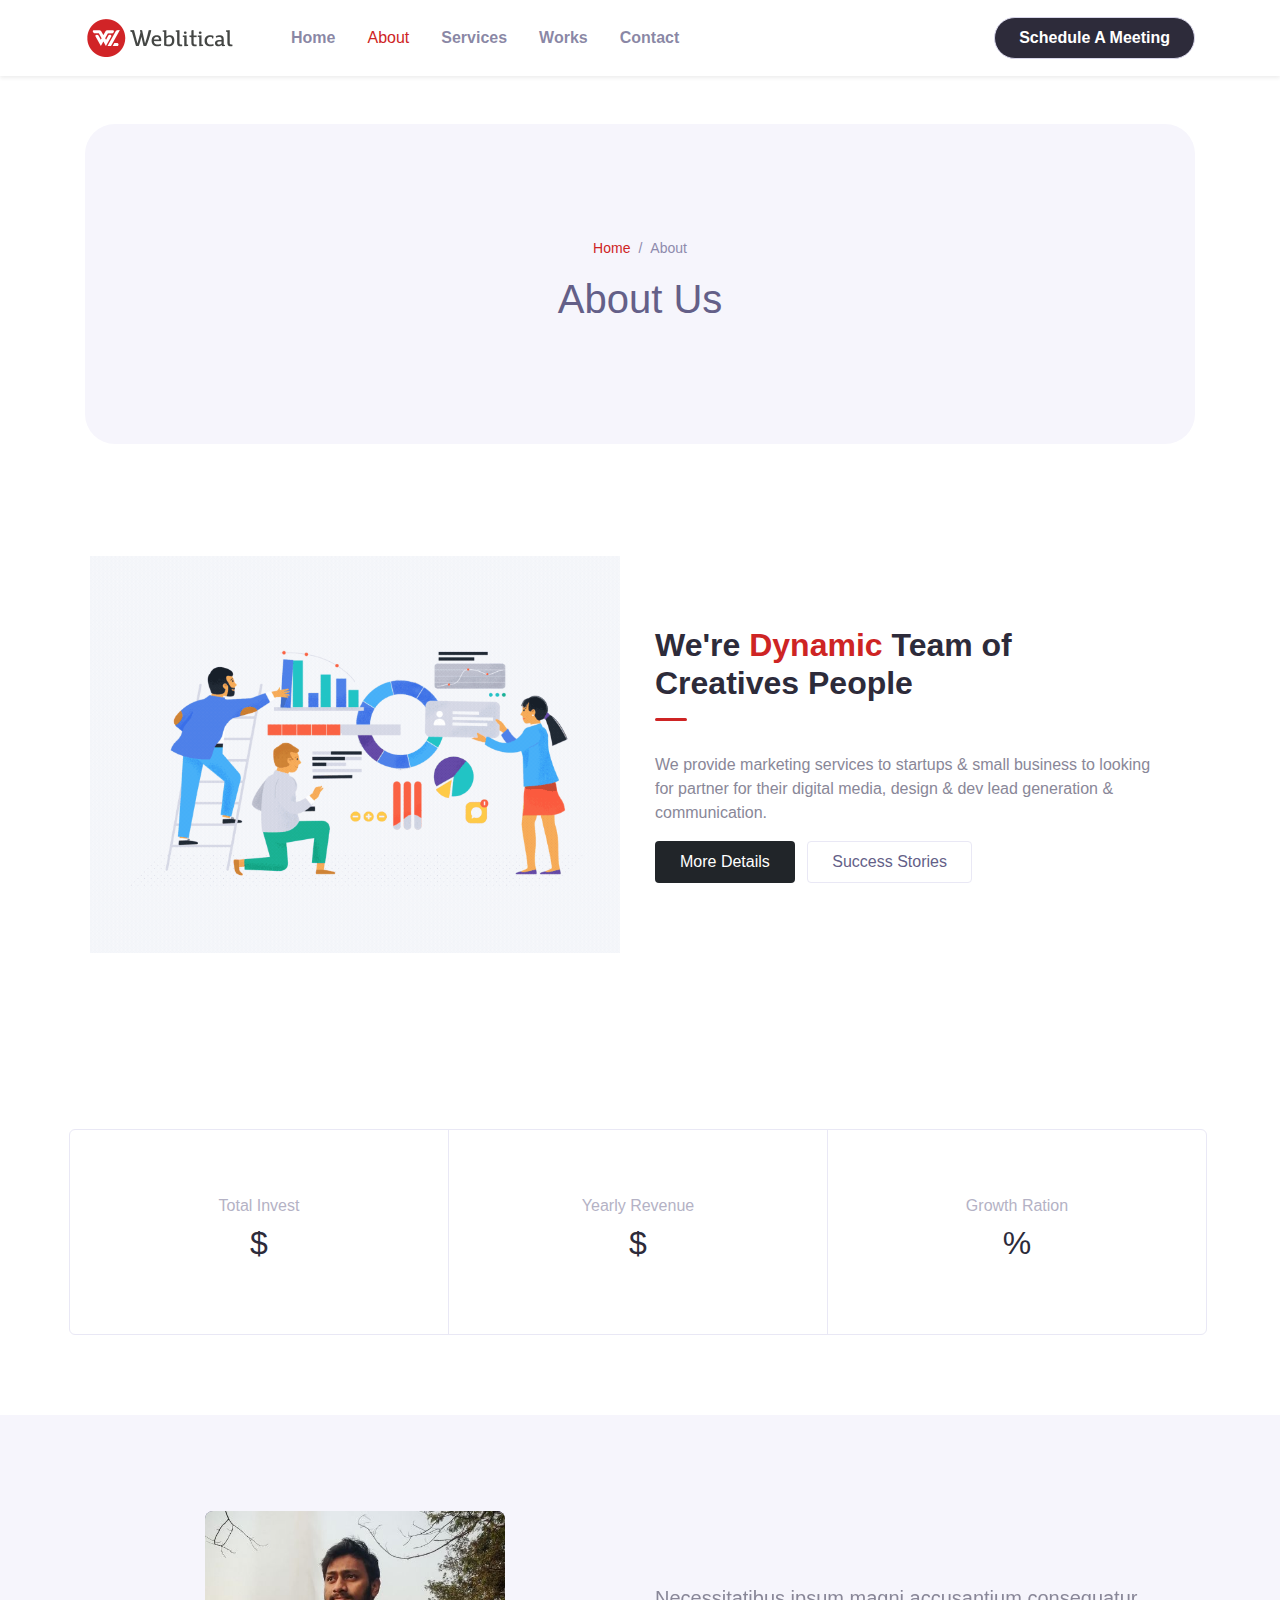
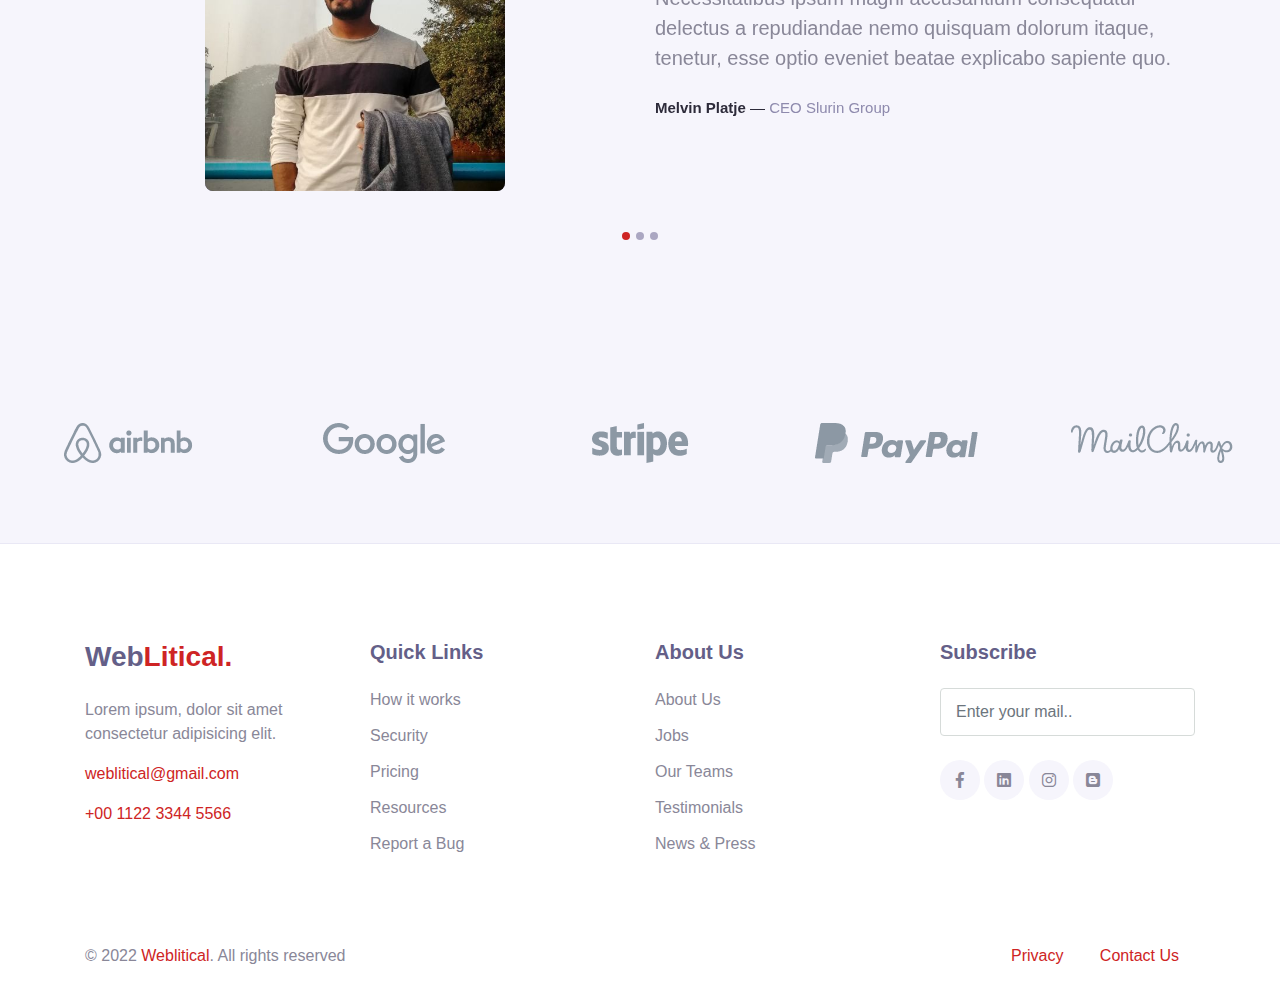
<file: html/about.html>
<!DOCTYPE html>
<html lang="en">
<head>
  <meta charset="UTF-8">
  <meta name="viewport" content="width=device-width, initial-scale=1.0">

  <meta http-equiv="X-UA-Compatible" content="IE=edge">

  <meta name="copyright" content="Weblitical, https://weblitical.com/">

  <title>Weblitical - A Digital It Solutions</title>

  <link rel="shortcut icon" href="../assets/img/fav.png" type="image/x-icon">

  <link rel="stylesheet" href="../assets/vendor/animate/animate.css">

  <link rel="stylesheet" href="../assets/css/bootstrap.css">

  <link rel="stylesheet" href="../assets/css/maicons.css">

  <link rel="stylesheet" href="../assets/vendor/owl-carousel/css/owl.carousel.css">

  <link rel="stylesheet" href="../assets/css/theme.css">

  <link rel='stylesheet' href='https://cdnjs.cloudflare.com/ajax/libs/font-awesome/6.1.1/css/all.min.css' integrity='sha512-KfkfwYDsLkIlwQp6LFnl8zNdLGxu9YAA1QvwINks4PhcElQSvqcyVLLD9aMhXd13uQjoXtEKNosOWaZqXgel0g==' crossorigin='anonymous'/>

</head>
<body>

  <!-- Back to top button -->
  <div class="back-to-top"></div>
  <header>
    <nav class="navbar navbar-expand-lg navbar-light shadow-sm">
      <div class="container">
        <a href="index.html" class="navbar-brand"><img width="150" height="60" src="../assets/img/Web-Logo.png" class="img-fluid" alt="Weblitical Logo"> </a>

        <button class="navbar-toggler" data-toggle="collapse" data-target="#navbarContent" aria-controls="navbarContent" aria-expanded="false" aria-label="Toggle navigation">
          <span class="navbar-toggler-icon"></span>
        </button>

        <div class="navbar-collapse collapse" id="navbarContent">
          <ul class="navbar-nav ml-lg-4 pt-3 pt-lg-0">
            <li class="nav-item">
              <a href="index.html" class="nav-link">Home</a>
            </li>
            <li class="nav-item active">
              <a href="about.html" class="nav-link">About</a>
            </li>
            <li class="nav-item">
              <a href="services.html" class="nav-link">Services</a>
            </li>
            <li class="nav-item">
              <a href="blog.html" class="nav-link">Works</a>
            </li>
            <li class="nav-item">
              <a href="contact.html" class="nav-link">Contact</a>
            </li>
          </ul>

          <div class="ml-auto">
            <a href="https://calendly.com/weblitical/30min" class="btn btn-outline rounded-pill shedule"> <i aria-hidden="true" class="far fa-calendar-alt"></i> Schedule A Meeting</a>
          </div>
        </div>
      </div>
    </nav>

    <div class="container mt-5">
      <div class="page-banner">
        <div class="row justify-content-center align-items-center h-100">
          <div class="col-md-6">
            <nav aria-label="Breadcrumb">
              <ul class="breadcrumb justify-content-center py-0 bg-transparent">
                <li class="breadcrumb-item"><a href="index.html">Home</a></li>
                <li class="breadcrumb-item active">About</li>
              </ul>
            </nav>
            <h1 class="text-center">About Us</h1>
          </div>
        </div>
      </div>
    </div>
  </header>

  <main>
    <div class="page-section">
      <div class="container">
        <div class="row align-items-center">
          <div class="col-lg-6 py-3">
            <div class="img-fluid text-center">
              <img src="../assets/img/bg_image_2.gif" style="width: 98%; height:auto" alt="">
            </div>
          </div>
          <div class="col-lg-6 py-3 pr-lg-5">
            <h2 class="title-section">We're <span class="marked">Dynamic</span> Team of Creatives People</h2>
            <div class="divider"></div>
            <p>We provide marketing services to startups & small business to looking for partner for their digital media, design & dev lead generation & communication.</p>
            <a href="#" class="btn btn-primary">More Details</a>
            <a href="#" class="btn btn-outline border ml-2">Success Stories</a>
          </div>
        </div>
      </div> <!-- .container -->
    </div> <!-- .page-section -->

    <div class="page-section counter-section">
      <div class="container">
        <div class="row align-items-center text-center">
          <div class="col-lg-4">
            <p>Total Invest</p>
            <h2>$<span class="number" data-number="816278"></span></h2>
          </div>
          <div class="col-lg-4">
            <p>Yearly Revenue</p>
            <h2>$<span class="number" data-number="216422"></span></h2>
          </div>
          <div class="col-lg-4">
            <p>Growth Ration</p>
            <h2><span class="number" data-number="73"></span>%</h2>
          </div>
        </div>
      </div> <!-- .container -->
    </div> <!-- .page-section -->

    <!-- Testimonials -->
    <div class="page-section bg-light">
      <div class="container">

        <div class="owl-carousel" id="testimonials">
          <div class="item">
            <div class="row align-items-center">
              <div class="col-md-6 py-3">
                <div class="testi-image">
                  <img src="../assets/img/person/person_1.jpg" alt="">
                </div>
              </div>
              <div class="col-md-6 py-3">
                <div class="testi-content">
                  <p>Necessitatibus ipsum magni accusantium consequatur delectus a repudiandae nemo quisquam dolorum itaque, tenetur, esse optio eveniet beatae explicabo sapiente quo.</p>
                  <div class="entry-footer">
                    <strong>Melvin Platje</strong> &mdash; <span class="text-grey">CEO Slurin Group</span>
                  </div>
                </div>
              </div>
            </div>
          </div>

          <div class="item">
            <div class="row align-items-center">
              <div class="col-md-6 py-3">
                <div class="testi-image">
                  <img src="../assets/img/person/person_2.jpg" alt="">
                </div>
              </div>
              <div class="col-md-6 py-3">
                <div class="testi-content">
                  <p>Repudiandae vero assumenda sequi labore ipsum eos ducimus provident a nam vitae et, dolorum temporibus inventore quaerat consectetur quos! Animi, qui ratione?</p>
                  <div class="entry-footer">
                    <strong>George Burke</strong> &mdash; <span class="text-grey">CEO Letro</span>
                  </div>
                </div>
              </div>
            </div>
          </div>

          <div class="item">
            <div class="row align-items-center">
              <div class="col-md-6 py-3">
                <div class="testi-image">
                  <img src="../assets/img/person/person_3.jpg" alt="">
                </div>
              </div>
              <div class="col-md-6 py-3">
                <div class="testi-content">
                  <p>Repudiandae vero assumenda sequi labore ipsum eos ducimus provident a nam vitae et, dolorum temporibus inventore quaerat consectetur quos! Animi, qui ratione?</p>
                  <div class="entry-footer">
                    <strong>George Burke</strong> &mdash; <span class="text-grey">CEO Letro</span>
                  </div>
                </div>
              </div>
            </div>
          </div>

        </div>
      </div> <!-- .container -->
    </div> <!-- .page-section -->

    <div class="page-section client-section">
      <div class="container-fluid">
        <div class="row row-cols-2 row-cols-md-3 row-cols-lg-5 justify-content-center">
          <div class="item">
            <img src="../assets/img/clients/airbnb.png" alt="">
          </div>
          <div class="item">
            <img src="../assets/img/clients/google.png" alt="">
          </div>
          <div class="item">
            <img src="../assets/img/clients/stripe.png" alt="">
          </div>
          <div class="item">
            <img src="../assets/img/clients/paypal.png" alt="">
          </div>
          <div class="item">
            <img src="../assets/img/clients/mailchimp.png" alt="">
          </div>
        </div>
      </div> <!-- .container-fluid -->
    </div> <!-- .page-section -->
  </main>

  <footer class="page-footer">
    <div class="container">
      <div class="row justify-content-center mb-5">
        <div class="col-lg-3 py-3">
          <h3>Web<span class="text-primary">Litical.</span></h3>
          <p>Lorem ipsum, dolor sit amet consectetur adipisicing elit.</p>

          <p><a href="#" >weblitical@gmail.com</a></p>
          <p><a href="#">+00 1122 3344 5566</a></p>
        </div>
        <div class="col-lg-3 py-3">
          <h5>Quick Links</h5>
          <ul class="footer-menu">
            <li><a href="#">How it works</a></li>
            <li><a href="#">Security</a></li>
            <li><a href="#">Pricing</a></li>
            <li><a href="#">Resources</a></li>
            <li><a href="#">Report a Bug</a></li>
          </ul>
        </div>
        <div class="col-lg-3 py-3">
          <h5>About Us</h5>
          <ul class="footer-menu">
            <li><a href="#">About Us</a></li>
            <li><a href="#">Jobs</a></li>
            <li><a href="#">Our Teams</a></li>
            <li><a href="#">Testimonials</a></li>
            <li><a href="#">News & Press</a></li>
          </ul>
        </div>
        <div class="col-lg-3 py-3">
          <h5>Subscribe</h5>
          <form action="#">
            <input type="text" class="form-control" placeholder="Enter your mail..">
          </form>

          <div class="sosmed-button mt-4">
            <a href="https://www.facebook.com/weblitical"><span class="mai-logo-facebook-f"></span></a>
            <a href="https://www.linkedin.com/company/weblitical"><span class="mai-logo-linkedin"></span></a>
            <a href="https://www.instagram.com/weblitical/"><span class="mai-logo-instagram"></span></a>
            <a href="http://www.weblitical.com/"><span class="mai-logo-blogger"></span></a>
          </div>
        </div>
      </div>

      <div class="row">
        <div class="col-sm-6 py-2">
          <p id="copyright">&copy; 2022 <a href="https://weblitical.com/">Weblitical</a>. All rights reserved</p>
        </div>
        <div class="col-sm-6 py-2 text-right">
          <div class="d-inline-block px-3">
            <a href="#">Privacy</a>
          </div>
          <div class="d-inline-block px-3">
            <a href="#">Contact Us</a>
          </div>
        </div>
      </div>
    </div> <!-- .container -->
  </footer> <!-- .page-footer -->


  <script src="../assets/js/jquery-3.5.1.min.js"></script>

  <script src="../assets/js/bootstrap.bundle.min.js"></script>

  <script src="../assets/vendor/wow/wow.min.js"></script>

  <script src="../assets/vendor/owl-carousel/js/owl.carousel.min.js"></script>

  <script src="../assets/vendor/waypoints/jquery.waypoints.min.js"></script>

  <script src="../assets/vendor/animateNumber/jquery.animateNumber.min.js"></script>

  <script src="../assets/js/google-maps.js"></script>

  <script src="../assets/js/theme.js"></script>

</body>
</html>
</file>
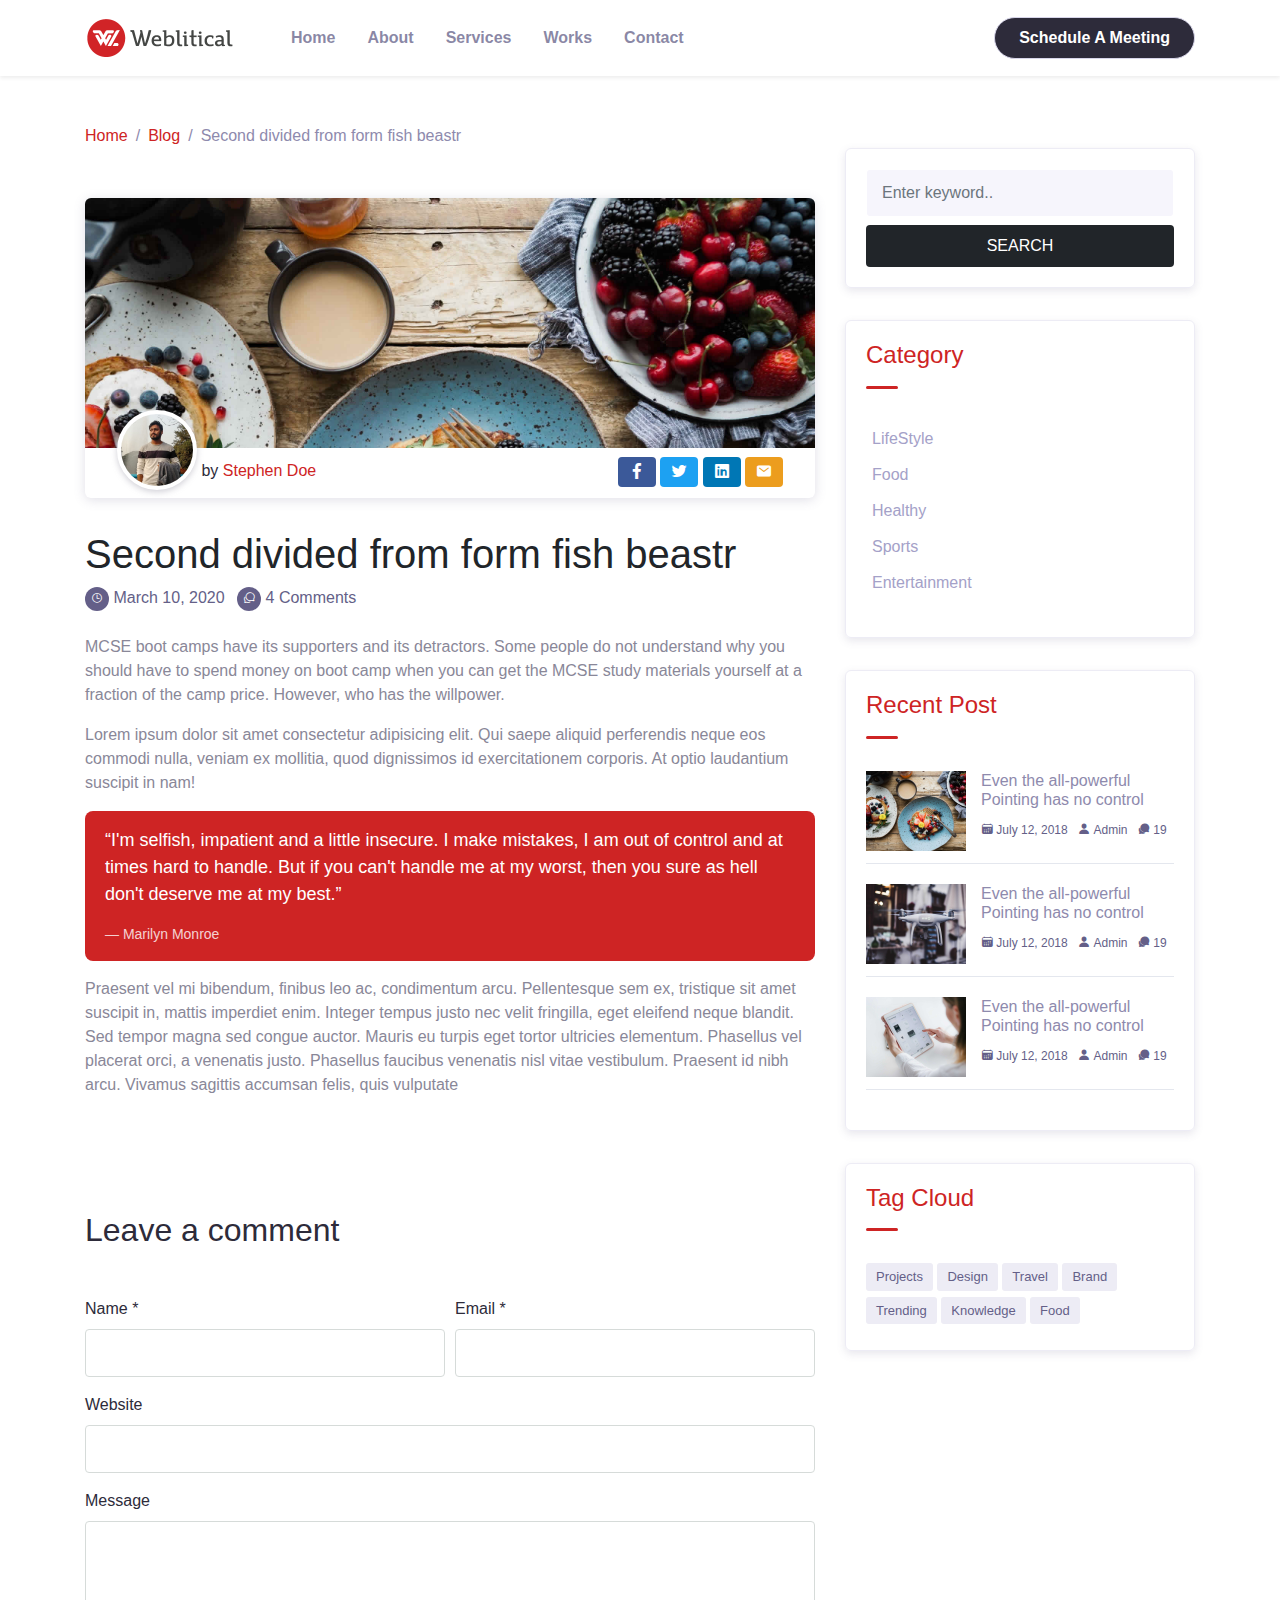
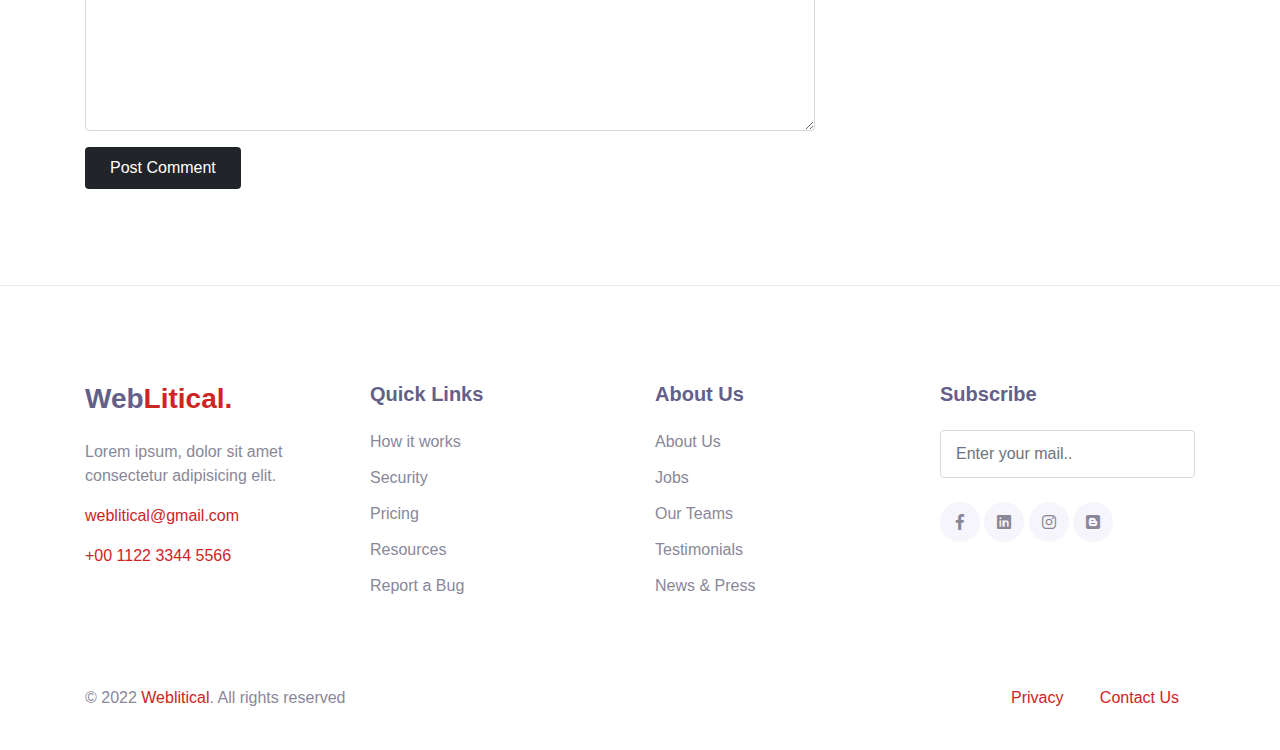
<file: html/blog-single.html>
<!DOCTYPE html>
<html lang="en">
<head>
  <meta charset="UTF-8">
  <meta name="viewport" content="width=device-width, initial-scale=1.0">

  <meta http-equiv="X-UA-Compatible" content="IE=edge">

  <meta name="copyright" content="Weblitical, https://weblitical.com/">

  <title>Weblitical - A Digital It Solutions</title>

  <link rel="shortcut icon" href="../assets/img/fav.png" type="image/x-icon">

  <link rel="stylesheet" href="../assets/vendor/animate/animate.css">

  <link rel="stylesheet" href="../assets/css/bootstrap.css">

  <link rel="stylesheet" href="../assets/css/maicons.css">

  <link rel="stylesheet" href="../assets/vendor/owl-carousel/css/owl.carousel.css">

  <link rel="stylesheet" href="../assets/css/theme.css">

  <link rel='stylesheet' href='https://cdnjs.cloudflare.com/ajax/libs/font-awesome/6.1.1/css/all.min.css' integrity='sha512-KfkfwYDsLkIlwQp6LFnl8zNdLGxu9YAA1QvwINks4PhcElQSvqcyVLLD9aMhXd13uQjoXtEKNosOWaZqXgel0g==' crossorigin='anonymous'/>

</head>
<body>

  <!-- Back to top button -->
  <div class="back-to-top"></div>

  <header>
    <nav class="navbar navbar-expand-lg navbar-light shadow-sm">
      <div class="container">
        <a href="index.html" class="navbar-brand"><img width="150" height="60" src="../assets/img/Web-Logo.png" class="img-fluid" alt="Weblitical Logo"> </a>

        <button class="navbar-toggler" data-toggle="collapse" data-target="#navbarContent" aria-controls="navbarContent" aria-expanded="false" aria-label="Toggle navigation">
          <span class="navbar-toggler-icon"></span>
        </button>
        <div class="navbar-collapse collapse" id="navbarContent">
          <ul class="navbar-nav ml-lg-4 pt-3 pt-lg-0">
            <li class="nav-item">
              <a href="index.html" class="nav-link">Home</a>
            </li>
            <li class="nav-item">
              <a href="about.html" class="nav-link">About</a>
            </li>
            <li class="nav-item">
              <a href="services.html" class="nav-link">Services</a>
            </li>
            <li class="nav-item">
              <a href="blog.html" class="nav-link">Works</a>
            </li>
            <li class="nav-item">
              <a href="contact.html" class="nav-link">Contact</a>
            </li>
          </ul>

          <div class="ml-auto">
            <a href="https://calendly.com/weblitical/30min" class="btn btn-outline rounded-pill shedule"> <i aria-hidden="true" class="far fa-calendar-alt"></i> Schedule A Meeting</a>
          </div>
        </div>

      </div>
    </nav>
  </header>

  <main>
    <div class="page-section pt-5">
      <div class="container">
        <nav aria-label="Breadcrumb">
          <ul class="breadcrumb p-0 mb-0 bg-transparent">
            <li class="breadcrumb-item"><a href="index.html">Home</a></li>
            <li class="breadcrumb-item"><a href="blog.html">Blog</a></li>
            <li class="breadcrumb-item active">Second divided from form fish beastr</li>
          </ul>
        </nav>

        <div class="row">
          <div class="col-lg-8">
            <div class="blog-single-wrap">
              <div class="header">
                <div class="post-thumb">
                  <img src="../assets/img/blog/blog-1.jpg" alt="">
                </div>
                <div class="meta-header">
                  <div class="post-author">
                    <div class="avatar">
                      <img src="../assets/img/person/person_1.jpg" alt="">
                    </div>
                    by <a href="#">Stephen Doe</a>
                  </div>

                  <div class="post-sharer">
                    <a href="#" class="btn social-facebook"><span class="mai-logo-facebook-f"></span></a>
                    <a href="#" class="btn social-twitter"><span class="mai-logo-twitter"></span></a>
                    <a href="#" class="btn social-linkedin"><span class="mai-logo-linkedin"></span></a>
                    <a href="#" class="btn"><span class="mai-mail"></span></a>
                  </div>
                </div>
              </div>
              <h1 class="post-title">Second divided from form fish beastr</h1>
              <div class="post-meta">
                <div class="post-date">
                  <span class="icon">
                    <span class="mai-time-outline"></span>
                  </span> <a href="#">March 10, 2020</a>
                </div>
                <div class="post-comment-count ml-2">
                  <span class="icon">
                    <span class="mai-chatbubbles-outline"></span>
                  </span> <a href="#">4 Comments</a>
                </div>
              </div>
              <div class="post-content">
                <p>MCSE boot camps have its supporters and its detractors. Some people do not understand why you should have to spend money on boot camp when you can get the MCSE study materials yourself at a fraction of the camp price. However, who has the willpower.</p>
                <p>Lorem ipsum dolor sit amet consectetur adipisicing elit. Qui saepe aliquid perferendis neque eos commodi nulla, veniam ex mollitia, quod dignissimos id exercitationem corporis. At optio laudantium suscipit in nam!</p>
                <blockquote class="quote">“I'm selfish, impatient and a little insecure. I make mistakes, I am out of control and at times hard to handle. But if you can't handle me at my worst, then you sure as hell don't deserve me at my best.”
                <span class="author">― Marilyn Monroe</span></blockquote>
                <p>Praesent vel mi bibendum, finibus leo ac, condimentum arcu. Pellentesque sem ex, tristique sit amet suscipit in, mattis imperdiet enim. Integer tempus justo nec velit fringilla, eget eleifend neque blandit. Sed tempor magna sed congue auctor. Mauris eu turpis eget tortor ultricies elementum. Phasellus vel placerat orci, a venenatis justo. Phasellus faucibus venenatis nisl vitae vestibulum. Praesent id nibh arcu. Vivamus sagittis accumsan felis, quis vulputate</p>
              </div>
            </div>

            <div class="comment-form-wrap pt-5">
              <h2 class="mb-5">Leave a comment</h2>
              <form action="#" class="">
                <div class="form-row form-group">
                  <div class="col-md-6">
                    <label for="name">Name *</label>
                    <input type="text" class="form-control" id="name">
                  </div>
                  <div class="col-md-6">
                    <label for="email">Email *</label>
                    <input type="email" class="form-control" id="email">
                  </div>
                </div>
                <div class="form-group">
                  <label for="website">Website</label>
                  <input type="url" class="form-control" id="website">
                </div>

                <div class="form-group">
                  <label for="message">Message</label>
                  <textarea name="msg" id="message" cols="30" rows="8" class="form-control"></textarea>
                </div>
                <div class="form-group">
                  <input type="submit" value="Post Comment" class="btn btn-primary">
                </div>

              </form>
            </div>

          </div>
          <div class="col-lg-4">
            <div class="widget">
              <!-- Widget search -->
              <div class="widget-box">
                <form action="#" class="search-widget">
                  <input type="text" class="form-control" placeholder="Enter keyword..">
                  <button type="submit" class="btn btn-primary btn-block">Search</button>
                </form>
              </div>

              <!-- Widget Categories -->
              <div class="widget-box">
                <h4 class="widget-title">Category</h4>
                <div class="divider"></div>

                <ul class="categories">
                  <li><a href="#">LifeStyle</a></li>
                  <li><a href="#">Food</a></li>
                  <li><a href="#">Healthy</a></li>
                  <li><a href="#">Sports</a></li>
                  <li><a href="#">Entertainment</a></li>
                </ul>
              </div>

              <!-- Widget recent post -->
              <div class="widget-box">
                <h4 class="widget-title">Recent Post</h4>
                <div class="divider"></div>

                <div class="blog-item">
                    <a class="post-thumb" href="">
                      <img src="../assets/img/blog/blog-1.jpg" alt="">
                    </a>
                    <div class="content">
                      <h6 class="post-title"><a href="#">Even the all-powerful Pointing has no control</a></h6>
                      <div class="meta">
                        <a href="#"><span class="mai-calendar"></span> July 12, 2018</a>
                        <a href="#"><span class="mai-person"></span> Admin</a>
                        <a href="#"><span class="mai-chatbubbles"></span> 19</a>
                      </div>
                    </div>
                </div>

                <div class="blog-item">
                    <a class="post-thumb" href="">
                      <img src="../assets/img/blog/blog-2.jpg" alt="">
                    </a>
                    <div class="content">
                      <h6 class="post-title"><a href="#">Even the all-powerful Pointing has no control</a></h6>
                      <div class="meta">
                        <a href="#"><span class="mai-calendar"></span> July 12, 2018</a>
                        <a href="#"><span class="mai-person"></span> Admin</a>
                        <a href="#"><span class="mai-chatbubbles"></span> 19</a>
                      </div>
                    </div>
                </div>

                <div class="blog-item">
                    <a class="post-thumb" href="">
                      <img src="../assets/img/blog/blog-3.jpg" alt="">
                    </a>
                    <div class="content">
                      <h6 class="post-title"><a href="#">Even the all-powerful Pointing has no control</a></h6>
                      <div class="meta">
                        <a href="#"><span class="mai-calendar"></span> July 12, 2018</a>
                        <a href="#"><span class="mai-person"></span> Admin</a>
                        <a href="#"><span class="mai-chatbubbles"></span> 19</a>
                      </div>
                    </div>
                </div>

              </div>

              <!-- Widget Tag Cloud -->
              <div class="widget-box">
                <h4 class="widget-title">Tag Cloud</h4>
                <div class="divider"></div>

                <div class="tag-clouds">
                  <a href="#" class="tag-cloud-link">Projects</a>
                  <a href="#" class="tag-cloud-link">Design</a>
                  <a href="#" class="tag-cloud-link">Travel</a>
                  <a href="#" class="tag-cloud-link">Brand</a>
                  <a href="#" class="tag-cloud-link">Trending</a>
                  <a href="#" class="tag-cloud-link">Knowledge</a>
                  <a href="#" class="tag-cloud-link">Food</a>
                </div>
              </div>

            </div>
          </div>
        </div>

      </div>
    </div>
  </main>

  <footer class="page-footer">
    <div class="container">
      <div class="row justify-content-center mb-5">
        <div class="col-lg-3 py-3">
          <h3>Web<span class="text-primary">Litical.</span></h3>
          <p>Lorem ipsum, dolor sit amet consectetur adipisicing elit.</p>

          <p><a href="#" >weblitical@gmail.com</a></p>
          <p><a href="#">+00 1122 3344 5566</a></p>
        </div>
        <div class="col-lg-3 py-3">
          <h5>Quick Links</h5>
          <ul class="footer-menu">
            <li><a href="#">How it works</a></li>
            <li><a href="#">Security</a></li>
            <li><a href="#">Pricing</a></li>
            <li><a href="#">Resources</a></li>
            <li><a href="#">Report a Bug</a></li>
          </ul>
        </div>
        <div class="col-lg-3 py-3">
          <h5>About Us</h5>
          <ul class="footer-menu">
            <li><a href="#">About Us</a></li>
            <li><a href="#">Jobs</a></li>
            <li><a href="#">Our Teams</a></li>
            <li><a href="#">Testimonials</a></li>
            <li><a href="#">News & Press</a></li>
          </ul>
        </div>
        <div class="col-lg-3 py-3">
          <h5>Subscribe</h5>
          <form action="#">
            <input type="text" class="form-control" placeholder="Enter your mail..">
          </form>

          <div class="sosmed-button mt-4">
            <a href="https://www.facebook.com/weblitical"><span class="mai-logo-facebook-f"></span></a>
            <a href="https://www.linkedin.com/company/weblitical"><span class="mai-logo-linkedin"></span></a>
            <a href="https://www.instagram.com/weblitical/"><span class="mai-logo-instagram"></span></a>
            <a href="http://www.weblitical.com/"><span class="mai-logo-blogger"></span></a>
          </div>
        </div>
      </div>

      <div class="row">
        <div class="col-sm-6 py-2">
          <p id="copyright">&copy; 2022 <a href="https://weblitical.com/">Weblitical</a>. All rights reserved</p>
        </div>
        <div class="col-sm-6 py-2 text-right">
          <div class="d-inline-block px-3">
            <a href="#">Privacy</a>
          </div>
          <div class="d-inline-block px-3">
            <a href="#">Contact Us</a>
          </div>
        </div>
      </div>
    </div> <!-- .container -->
  </footer> <!-- .page-footer -->


  <script src="../assets/js/jquery-3.5.1.min.js"></script>

  <script src="../assets/js/bootstrap.bundle.min.js"></script>

  <script src="../assets/vendor/wow/wow.min.js"></script>

  <script src="../assets/vendor/owl-carousel/js/owl.carousel.min.js"></script>

  <script src="../assets/vendor/waypoints/jquery.waypoints.min.js"></script>

  <script src="../assets/vendor/animateNumber/jquery.animateNumber.min.js"></script>

  <script src="../assets/js/google-maps.js"></script>

  <script src="../assets/js/theme.js"></script>

</body>
</html>
</file>
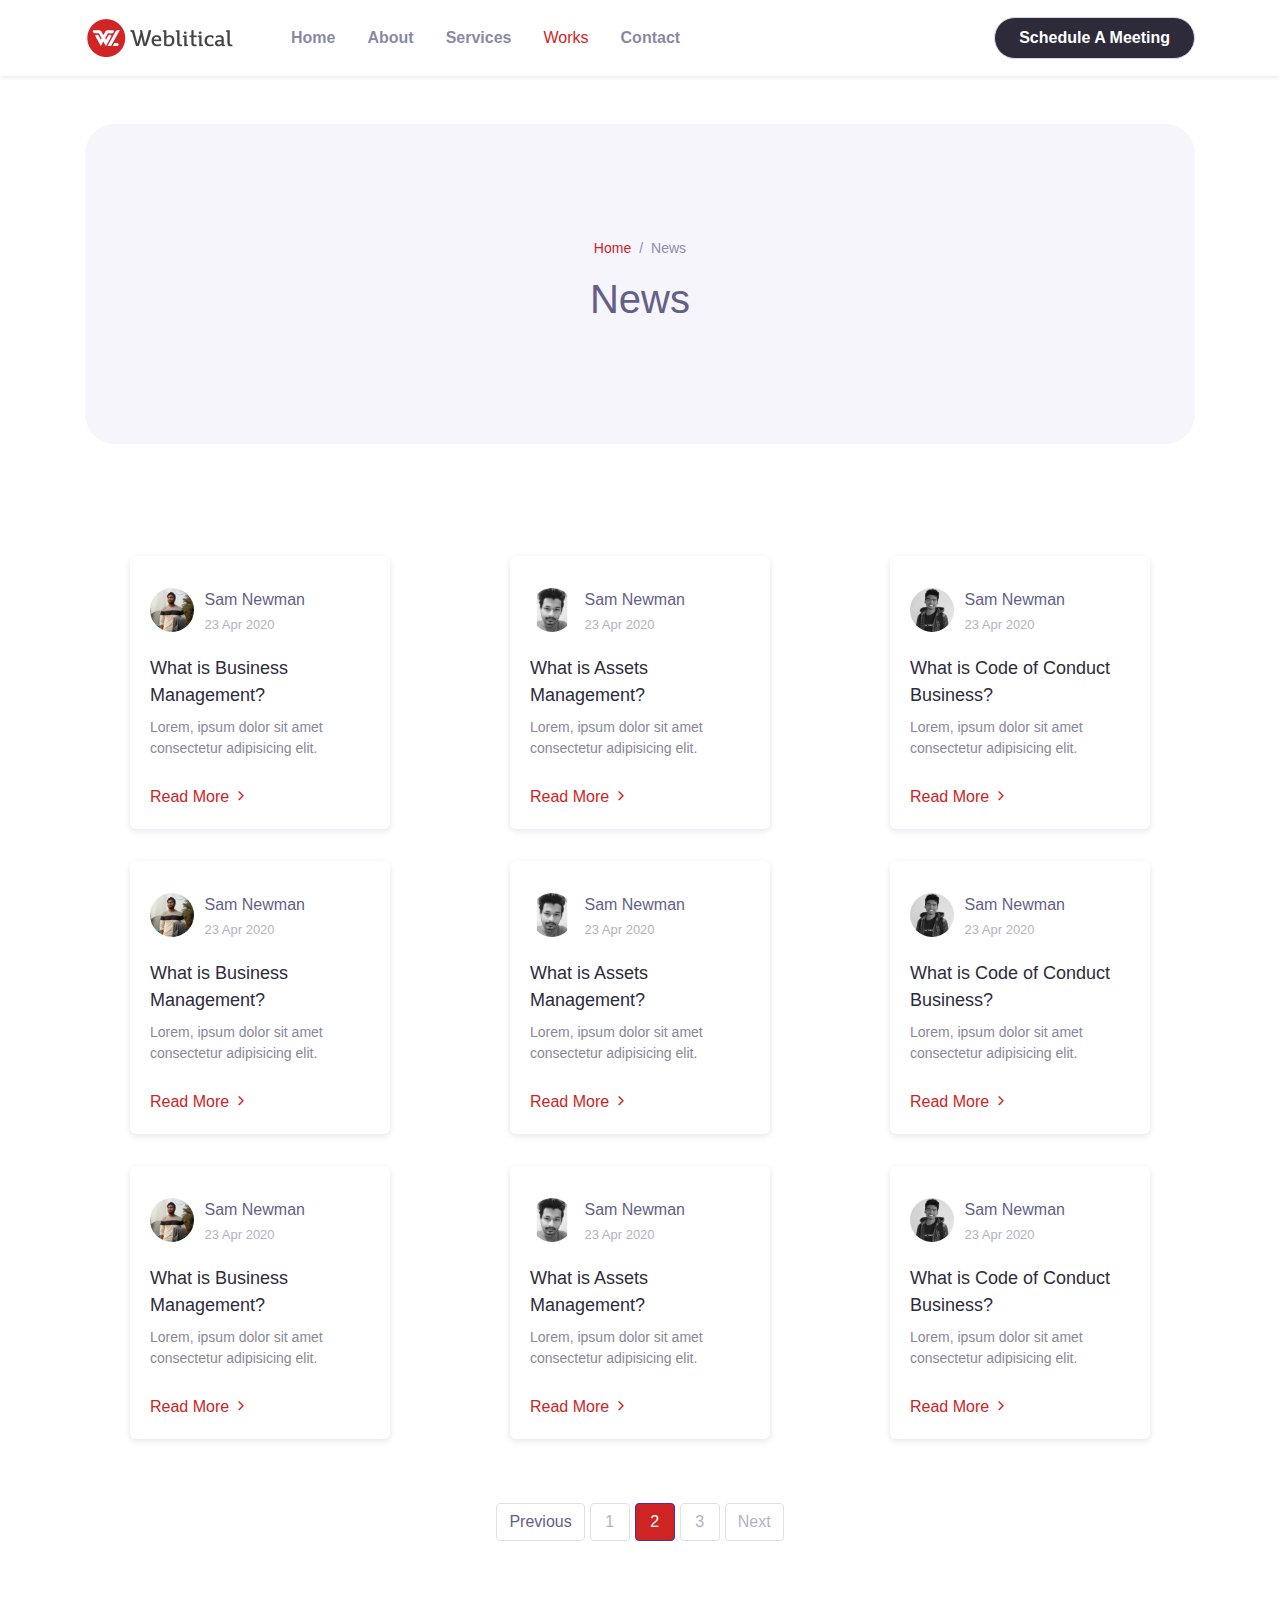
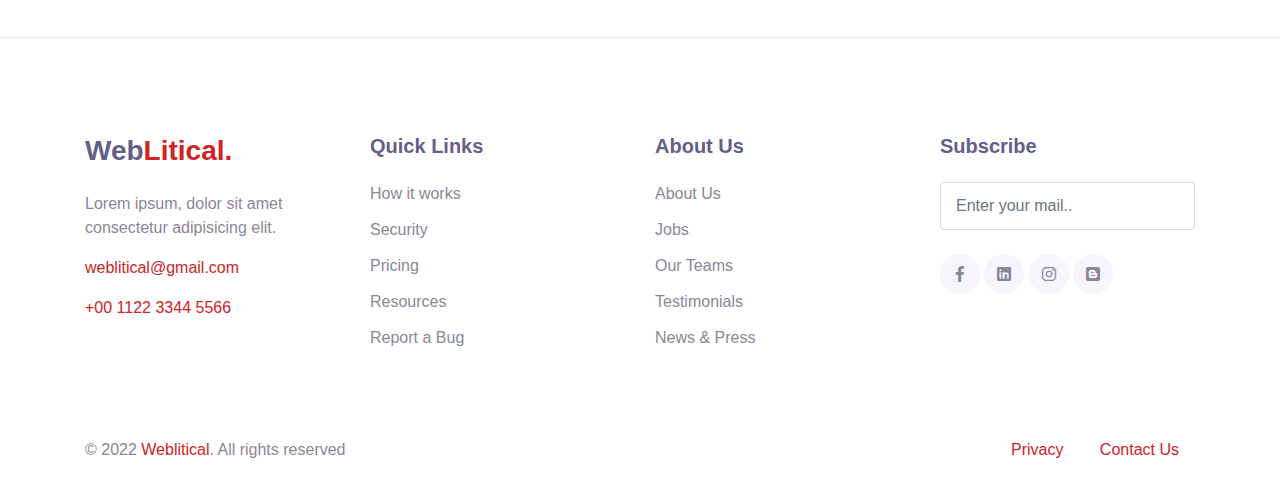
<file: html/blog.html>
<!DOCTYPE html>
<html lang="en">
<head>
  <meta charset="UTF-8">
  <meta name="viewport" content="width=device-width, initial-scale=1.0">

  <meta http-equiv="X-UA-Compatible" content="IE=edge">

  <meta name="copyright" content="Weblitical, https://weblitical.com/">

  <title>Weblitical - A Digital It Solutions</title>

  <link rel="shortcut icon" href="../assets/img/fav.png" type="image/x-icon">

  <link rel="stylesheet" href="../assets/vendor/animate/animate.css">

  <link rel="stylesheet" href="../assets/css/bootstrap.css">

  <link rel="stylesheet" href="../assets/css/maicons.css">

  <link rel="stylesheet" href="../assets/vendor/owl-carousel/css/owl.carousel.css">

  <link rel="stylesheet" href="../assets/css/theme.css">

  <link rel='stylesheet' href='https://cdnjs.cloudflare.com/ajax/libs/font-awesome/6.1.1/css/all.min.css' integrity='sha512-KfkfwYDsLkIlwQp6LFnl8zNdLGxu9YAA1QvwINks4PhcElQSvqcyVLLD9aMhXd13uQjoXtEKNosOWaZqXgel0g==' crossorigin='anonymous'/>

</head>
<body>

  <!-- Back to top button -->
  <div class="back-to-top"></div>

  <header>
    <nav class="navbar navbar-expand-lg navbar-light shadow-sm">
      <div class="container">
        <a href="index.html" class="navbar-brand"><img width="150" height="60" src="../assets/img/Web-Logo.png" class="img-fluid" alt="Weblitical Logo"> </a>

        <button class="navbar-toggler" data-toggle="collapse" data-target="#navbarContent" aria-controls="navbarContent" aria-expanded="false" aria-label="Toggle navigation">
          <span class="navbar-toggler-icon"></span>
        </button>

        <div class="navbar-collapse collapse" id="navbarContent">
          <ul class="navbar-nav ml-lg-4 pt-3 pt-lg-0">
            <li class="nav-item">
              <a href="index.html" class="nav-link">Home</a>
            </li>
            <li class="nav-item">
              <a href="about.html" class="nav-link">About</a>
            </li>
            <li class="nav-item">
              <a href="services.html" class="nav-link">Services</a>
            </li>
            <li class="nav-item active">
              <a href="blog.html" class="nav-link">Works</a>
            </li>
            <li class="nav-item">
              <a href="contact.html" class="nav-link">Contact</a>
            </li>
          </ul>

          <div class="ml-auto">
            <a href="https://calendly.com/weblitical/30min" class="btn btn-outline rounded-pill shedule"> <i aria-hidden="true" class="far fa-calendar-alt"></i> Schedule A Meeting</a>
          </div>
        </div>
      </div>
    </nav>

    <div class="container mt-5">
      <div class="page-banner">
        <div class="row justify-content-center align-items-center h-100">
          <div class="col-md-6">
            <nav aria-label="Breadcrumb">
              <ul class="breadcrumb justify-content-center py-0 bg-transparent">
                <li class="breadcrumb-item"><a href="index.html">Home</a></li>
                <li class="breadcrumb-item active">News</li>
              </ul>
            </nav>
            <h1 class="text-center">News</h1>
          </div>
        </div>
      </div>
    </div>
  </header>

  <main>
    <div class="page-section">
      <div class="container">
        <div class="row">
          <div class="col-md-6 col-lg-4 py-3">
            <div class="card-blog">
              <div class="header">
                <div class="avatar">
                  <img src="../assets/img/person/person_1.jpg" alt="">
                </div>
                <div class="entry-footer">
                  <div class="post-author">Sam Newman</div>
                  <a href="#" class="post-date">23 Apr 2020</a>
                </div>
              </div>
              <div class="body">
                <div class="post-title"><a href="blog-single.html">What is Business Management?</a></div>
                <div class="post-excerpt">Lorem, ipsum dolor sit amet consectetur adipisicing elit.</div>
              </div>
              <div class="footer">
                <a href="blog-single.html">Read More <span class="mai-chevron-forward text-sm"></span></a>
              </div>
            </div>
          </div>
          <div class="col-md-6 col-lg-4 py-3">
            <div class="card-blog">
              <div class="header">
                <div class="avatar">
                  <img src="../assets/img/person/person_2.jpg" alt="">
                </div>
                <div class="entry-footer">
                  <div class="post-author">Sam Newman</div>
                  <a href="#" class="post-date">23 Apr 2020</a>
                </div>
              </div>
              <div class="body">
                <div class="post-title"><a href="blog-single.html">What is Assets Management?</a></div>
                <div class="post-excerpt">Lorem, ipsum dolor sit amet consectetur adipisicing elit.</div>
              </div>
              <div class="footer">
                <a href="blog-single.html">Read More <span class="mai-chevron-forward text-sm"></span></a>
              </div>
            </div>
          </div>
          <div class="col-md-6 col-lg-4 py-3">
            <div class="card-blog">
              <div class="header">
                <div class="avatar">
                  <img src="../assets/img/person/person_3.jpg" alt="">
                </div>
                <div class="entry-footer">
                  <div class="post-author">Sam Newman</div>
                  <a href="#" class="post-date">23 Apr 2020</a>
                </div>
              </div>
              <div class="body">
                <div class="post-title"><a href="blog-single.html">What is Code of Conduct Business?</a></div>
                <div class="post-excerpt">Lorem, ipsum dolor sit amet consectetur adipisicing elit.</div>
              </div>
              <div class="footer">
                <a href="blog-single.html">Read More <span class="mai-chevron-forward text-sm"></span></a>
              </div>
            </div>
          </div>

          <div class="col-md-6 col-lg-4 py-3">
            <div class="card-blog">
              <div class="header">
                <div class="avatar">
                  <img src="../assets/img/person/person_1.jpg" alt="">
                </div>
                <div class="entry-footer">
                  <div class="post-author">Sam Newman</div>
                  <a href="#" class="post-date">23 Apr 2020</a>
                </div>
              </div>
              <div class="body">
                <div class="post-title"><a href="blog-single.html">What is Business Management?</a></div>
                <div class="post-excerpt">Lorem, ipsum dolor sit amet consectetur adipisicing elit.</div>
              </div>
              <div class="footer">
                <a href="blog-single.html">Read More <span class="mai-chevron-forward text-sm"></span></a>
              </div>
            </div>
          </div>
          <div class="col-md-6 col-lg-4 py-3">
            <div class="card-blog">
              <div class="header">
                <div class="avatar">
                  <img src="../assets/img/person/person_2.jpg" alt="">
                </div>
                <div class="entry-footer">
                  <div class="post-author">Sam Newman</div>
                  <a href="#" class="post-date">23 Apr 2020</a>
                </div>
              </div>
              <div class="body">
                <div class="post-title"><a href="blog-single.html">What is Assets Management?</a></div>
                <div class="post-excerpt">Lorem, ipsum dolor sit amet consectetur adipisicing elit.</div>
              </div>
              <div class="footer">
                <a href="blog-single.html">Read More <span class="mai-chevron-forward text-sm"></span></a>
              </div>
            </div>
          </div>
          <div class="col-md-6 col-lg-4 py-3">
            <div class="card-blog">
              <div class="header">
                <div class="avatar">
                  <img src="../assets/img/person/person_3.jpg" alt="">
                </div>
                <div class="entry-footer">
                  <div class="post-author">Sam Newman</div>
                  <a href="#" class="post-date">23 Apr 2020</a>
                </div>
              </div>
              <div class="body">
                <div class="post-title"><a href="blog-single.html">What is Code of Conduct Business?</a></div>
                <div class="post-excerpt">Lorem, ipsum dolor sit amet consectetur adipisicing elit.</div>
              </div>
              <div class="footer">
                <a href="blog-single.html">Read More <span class="mai-chevron-forward text-sm"></span></a>
              </div>
            </div>
          </div>

          <div class="col-md-6 col-lg-4 py-3">
            <div class="card-blog">
              <div class="header">
                <div class="avatar">
                  <img src="../assets/img/person/person_1.jpg" alt="">
                </div>
                <div class="entry-footer">
                  <div class="post-author">Sam Newman</div>
                  <a href="#" class="post-date">23 Apr 2020</a>
                </div>
              </div>
              <div class="body">
                <div class="post-title"><a href="blog-single.html">What is Business Management?</a></div>
                <div class="post-excerpt">Lorem, ipsum dolor sit amet consectetur adipisicing elit.</div>
              </div>
              <div class="footer">
                <a href="blog-single.html">Read More <span class="mai-chevron-forward text-sm"></span></a>
              </div>
            </div>
          </div>
          <div class="col-md-6 col-lg-4 py-3">
            <div class="card-blog">
              <div class="header">
                <div class="avatar">
                  <img src="../assets/img/person/person_2.jpg" alt="">
                </div>
                <div class="entry-footer">
                  <div class="post-author">Sam Newman</div>
                  <a href="#" class="post-date">23 Apr 2020</a>
                </div>
              </div>
              <div class="body">
                <div class="post-title"><a href="blog-single.html">What is Assets Management?</a></div>
                <div class="post-excerpt">Lorem, ipsum dolor sit amet consectetur adipisicing elit.</div>
              </div>
              <div class="footer">
                <a href="blog-single.html">Read More <span class="mai-chevron-forward text-sm"></span></a>
              </div>
            </div>
          </div>
          <div class="col-md-6 col-lg-4 py-3">
            <div class="card-blog">
              <div class="header">
                <div class="avatar">
                  <img src="../assets/img/person/person_3.jpg" alt="">
                </div>
                <div class="entry-footer">
                  <div class="post-author">Sam Newman</div>
                  <a href="#" class="post-date">23 Apr 2020</a>
                </div>
              </div>
              <div class="body">
                <div class="post-title"><a href="blog-single.html">What is Code of Conduct Business?</a></div>
                <div class="post-excerpt">Lorem, ipsum dolor sit amet consectetur adipisicing elit.</div>
              </div>
              <div class="footer">
                <a href="blog-single.html">Read More <span class="mai-chevron-forward text-sm"></span></a>
              </div>
            </div>
          </div>

          <div class="col-12 mt-5">
            <nav aria-label="Page Navigation">
              <ul class="pagination justify-content-center">
                <li class="page-item disabled">
                  <a class="page-link" href="#" tabindex="-1" aria-disabled="true">Previous</a>
                </li>
                <li class="page-item"><a class="page-link" href="#">1</a></li>
                <li class="page-item active" aria-current="page">
                  <a class="page-link" href="#">2 <span class="sr-only">(current)</span></a>
                </li>
                <li class="page-item"><a class="page-link" href="#">3</a></li>
                <li class="page-item">
                  <a class="page-link" href="#">Next</a>
                </li>
              </ul>
            </nav>
          </div>

        </div>

      </div>
    </div>
  </main>

  <footer class="page-footer">
    <div class="container">
      <div class="row justify-content-center mb-5">
        <div class="col-lg-3 py-3">
          <h3>Web<span class="text-primary">Litical.</span></h3>
          <p>Lorem ipsum, dolor sit amet consectetur adipisicing elit.</p>

          <p><a href="#" >weblitical@gmail.com</a></p>
          <p><a href="#">+00 1122 3344 5566</a></p>
        </div>
        <div class="col-lg-3 py-3">
          <h5>Quick Links</h5>
          <ul class="footer-menu">
            <li><a href="#">How it works</a></li>
            <li><a href="#">Security</a></li>
            <li><a href="#">Pricing</a></li>
            <li><a href="#">Resources</a></li>
            <li><a href="#">Report a Bug</a></li>
          </ul>
        </div>
        <div class="col-lg-3 py-3">
          <h5>About Us</h5>
          <ul class="footer-menu">
            <li><a href="#">About Us</a></li>
            <li><a href="#">Jobs</a></li>
            <li><a href="#">Our Teams</a></li>
            <li><a href="#">Testimonials</a></li>
            <li><a href="#">News & Press</a></li>
          </ul>
        </div>
        <div class="col-lg-3 py-3">
          <h5>Subscribe</h5>
          <form action="#">
            <input type="text" class="form-control" placeholder="Enter your mail..">
          </form>

          <div class="sosmed-button mt-4">
            <a href="https://www.facebook.com/weblitical"><span class="mai-logo-facebook-f"></span></a>
            <a href="https://www.linkedin.com/company/weblitical"><span class="mai-logo-linkedin"></span></a>
            <a href="https://www.instagram.com/weblitical/"><span class="mai-logo-instagram"></span></a>
            <a href="http://www.weblitical.com/"><span class="mai-logo-blogger"></span></a>
          </div>
        </div>
      </div>

      <div class="row">
        <div class="col-sm-6 py-2">
          <p id="copyright">&copy; 2022 <a href="https://weblitical.com/">Weblitical</a>. All rights reserved</p>
        </div>
        <div class="col-sm-6 py-2 text-right">
          <div class="d-inline-block px-3">
            <a href="#">Privacy</a>
          </div>
          <div class="d-inline-block px-3">
            <a href="#">Contact Us</a>
          </div>
        </div>
      </div>
    </div> <!-- .container -->
  </footer> <!-- .page-footer -->


  <script src="../assets/js/jquery-3.5.1.min.js"></script>

  <script src="../assets/js/bootstrap.bundle.min.js"></script>

  <script src="../assets/vendor/wow/wow.min.js"></script>

  <script src="../assets/vendor/owl-carousel/js/owl.carousel.min.js"></script>

  <script src="../assets/vendor/waypoints/jquery.waypoints.min.js"></script>

  <script src="../assets/vendor/animateNumber/jquery.animateNumber.min.js"></script>

  <script src="../assets/js/google-maps.js"></script>

  <script src="../assets/js/theme.js"></script>

</body>
</html>
</file>
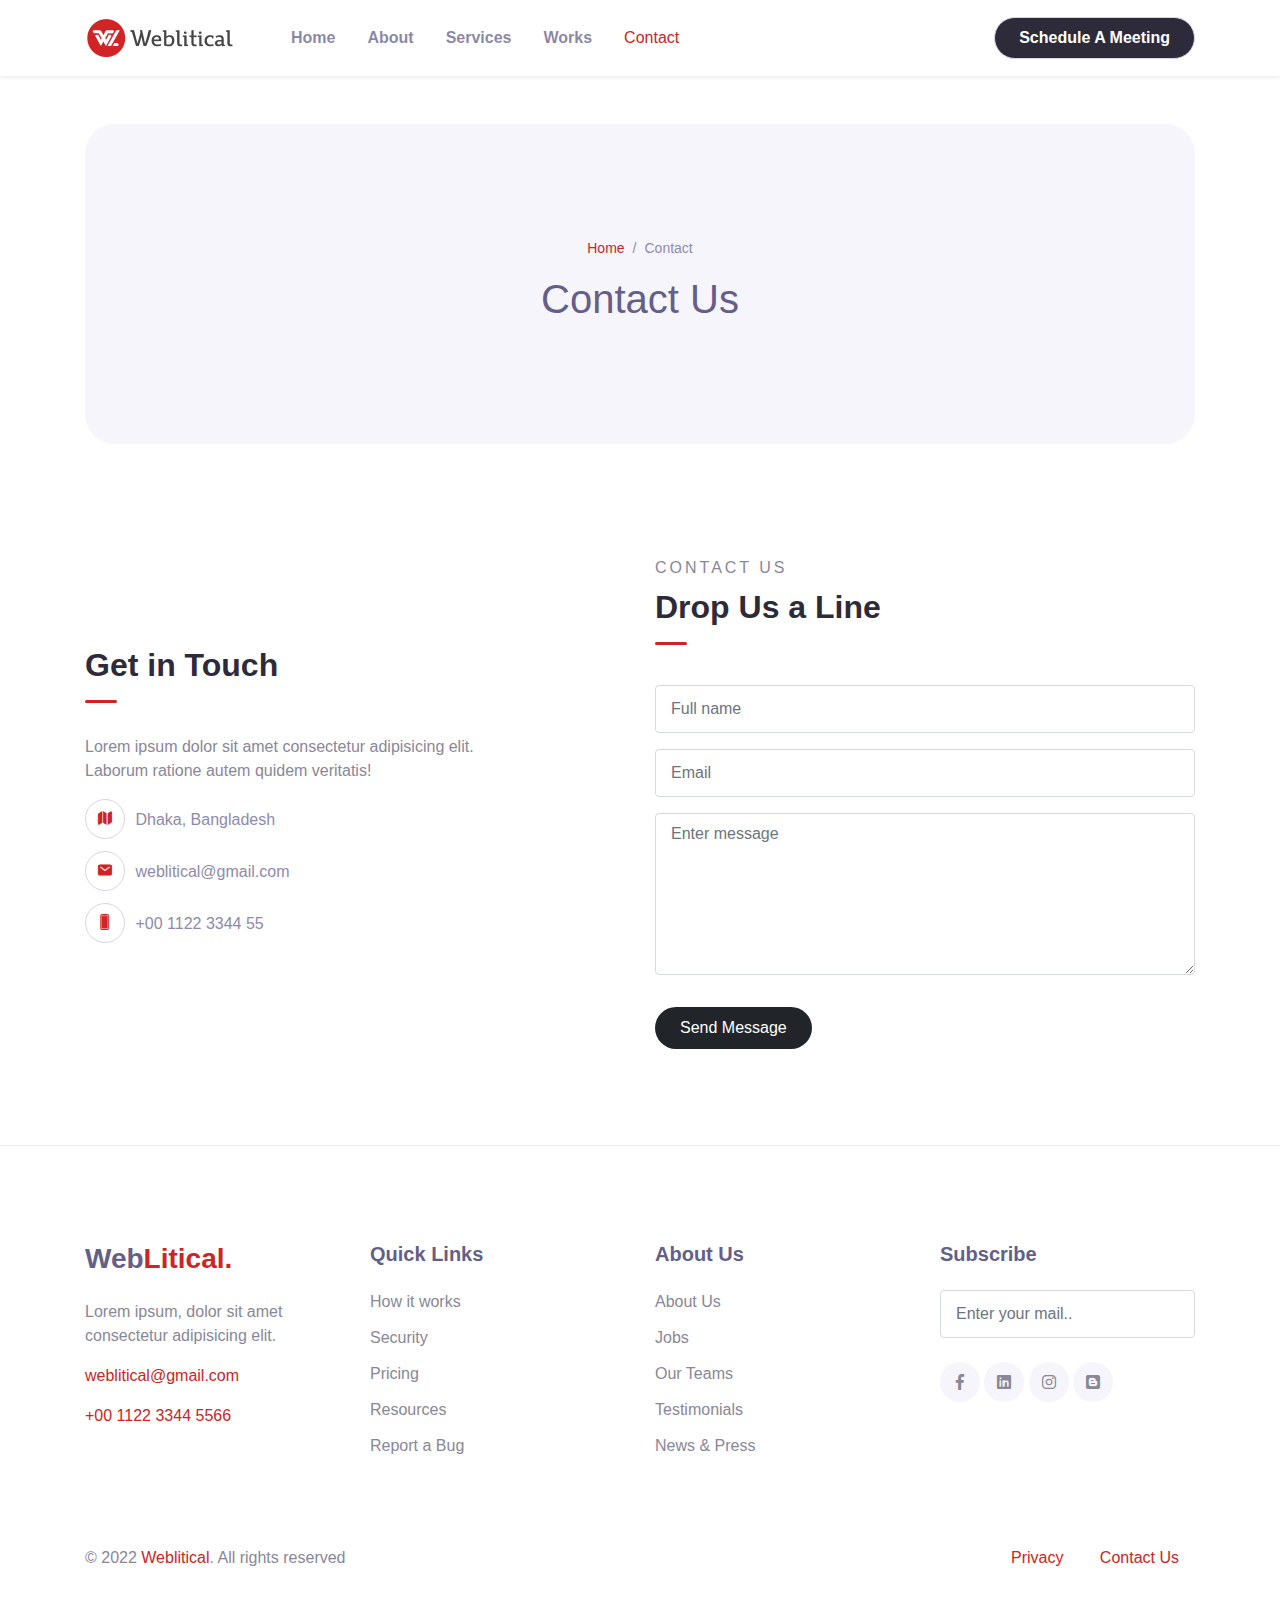
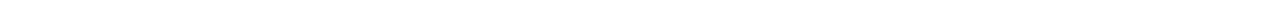
<file: html/contact.html>
<!DOCTYPE html>
<html lang="en">
<head>
  <meta charset="UTF-8">
  <meta name="viewport" content="width=device-width, initial-scale=1.0">

  <meta http-equiv="X-UA-Compatible" content="IE=edge">

  <meta name="copyright" content="Weblitical, https://weblitical.com/">

  <title>Weblitical - A Digital It Solutions</title>

  <link rel="shortcut icon" href="../assets/img/fav.png" type="image/x-icon">

  <link rel="stylesheet" href="../assets/vendor/animate/animate.css">

  <link rel="stylesheet" href="../assets/css/bootstrap.css">

  <link rel="stylesheet" href="../assets/css/maicons.css">

  <link rel="stylesheet" href="../assets/vendor/owl-carousel/css/owl.carousel.css">

  <link rel="stylesheet" href="../assets/css/theme.css">

  <link rel='stylesheet' href='https://cdnjs.cloudflare.com/ajax/libs/font-awesome/6.1.1/css/all.min.css' integrity='sha512-KfkfwYDsLkIlwQp6LFnl8zNdLGxu9YAA1QvwINks4PhcElQSvqcyVLLD9aMhXd13uQjoXtEKNosOWaZqXgel0g==' crossorigin='anonymous'/>

</head>
<body>

  <!-- Back to top button -->
  <div class="back-to-top"></div>

  <header>
    <nav class="navbar navbar-expand-lg navbar-light shadow-sm">
      <div class="container">
        <a href="index.html" class="navbar-brand"><img width="150" height="60" src="../assets/img/Web-Logo.png" class="img-fluid" alt="Weblitical Logo"> </a>

        <button class="navbar-toggler" data-toggle="collapse" data-target="#navbarContent" aria-controls="navbarContent" aria-expanded="false" aria-label="Toggle navigation">
          <span class="navbar-toggler-icon"></span>
        </button>

        <div class="navbar-collapse collapse" id="navbarContent">
          <ul class="navbar-nav ml-lg-4 pt-3 pt-lg-0">
            <li class="nav-item">
              <a href="index.html" class="nav-link">Home</a>
            </li>
            <li class="nav-item">
              <a href="about.html" class="nav-link">About</a>
            </li>
            <li class="nav-item">
              <a href="services.html" class="nav-link">Services</a>
            </li>
            <li class="nav-item">
              <a href="blog.html" class="nav-link">Works</a>
            </li>
            <li class="nav-item active">
              <a href="contact.html" class="nav-link">Contact</a>
            </li>
          </ul>

          <div class="ml-auto">
            <a href="https://calendly.com/weblitical/30min" class="btn btn-outline rounded-pill shedule"> <i aria-hidden="true" class="far fa-calendar-alt"></i> Schedule A Meeting</a>
          </div>
        </div>
      </div>
    </nav>

    <div class="container mt-5">
      <div class="page-banner">
        <div class="row justify-content-center align-items-center h-100">
          <div class="col-md-6">
            <nav aria-label="Breadcrumb">
              <ul class="breadcrumb justify-content-center py-0 bg-transparent">
                <li class="breadcrumb-item"><a href="index.html">Home</a></li>
                <li class="breadcrumb-item active">Contact</li>
              </ul>
            </nav>
            <h1 class="text-center">Contact Us</h1>
          </div>
        </div>
      </div>
    </div>
  </header>

  <main>
    <div class="page-section">
      <div class="container">
        <div class="row align-items-center">
          <div class="col-lg-6 py-3">
            <h2 class="title-section">Get in Touch</h2>
            <div class="divider"></div>
            <p>Lorem ipsum dolor sit amet consectetur adipisicing elit.<br> Laborum ratione autem quidem veritatis!</p>

            <ul class="contact-list">
              <li>
                <div class="icon"><span class="mai-map"></span></div>
                <div class="content">Dhaka, Bangladesh</div>
              </li>
              <li>
                <div class="icon"><span class="mai-mail"></span></div>
                <div class="content"><a href="#">weblitical@gmail.com</a></div>
              </li>
              <li>
                <div class="icon"><span class="mai-phone-portrait"></span></div>
                <div class="content"><a href="#">+00 1122 3344 55</a></div>
              </li>
            </ul>
          </div>
          <div class="col-lg-6 py-3">
            <div class="subhead">Contact Us</div>
            <h2 class="title-section">Drop Us a Line</h2>
            <div class="divider"></div>

            <form action="https://formsubmit.co/ae0d8fffb61bd656507a00f8f06b6812" method="POST">
              <div class="py-2">
                <input type="text" class="form-control" name="name" placeholder="Full name">
              </div>
              <div class="py-2">
                <input type="text" class="form-control" name="email" placeholder="Email">
              </div>
              <div class="py-2">
                <textarea rows="6" class="form-control" name="message" placeholder="Enter message"></textarea>
              </div>
              <button type="submit" class="btn btn-primary rounded-pill mt-4">Send Message</button>
            </form>
          </div>
        </div>
      </div> <!-- .container -->
    </div> <!-- .page-section -->
  </main>

  <footer class="page-footer">
    <div class="container">
      <div class="row justify-content-center mb-5">
        <div class="col-lg-3 py-3">
          <h3>Web<span class="text-primary">Litical.</span></h3>
          <p>Lorem ipsum, dolor sit amet consectetur adipisicing elit.</p>

          <p><a href="#" >weblitical@gmail.com</a></p>
          <p><a href="#">+00 1122 3344 5566</a></p>
        </div>
        <div class="col-lg-3 py-3">
          <h5>Quick Links</h5>
          <ul class="footer-menu">
            <li><a href="#">How it works</a></li>
            <li><a href="#">Security</a></li>
            <li><a href="#">Pricing</a></li>
            <li><a href="#">Resources</a></li>
            <li><a href="#">Report a Bug</a></li>
          </ul>
        </div>
        <div class="col-lg-3 py-3">
          <h5>About Us</h5>
          <ul class="footer-menu">
            <li><a href="#">About Us</a></li>
            <li><a href="#">Jobs</a></li>
            <li><a href="#">Our Teams</a></li>
            <li><a href="#">Testimonials</a></li>
            <li><a href="#">News & Press</a></li>
          </ul>
        </div>
        <div class="col-lg-3 py-3">
          <h5>Subscribe</h5>
          <form action="#">
            <input type="text" class="form-control" placeholder="Enter your mail..">
          </form>

          <div class="sosmed-button mt-4">
            <a href="https://www.facebook.com/weblitical"><span class="mai-logo-facebook-f"></span></a>
            <a href="https://www.linkedin.com/company/weblitical"><span class="mai-logo-linkedin"></span></a>
            <a href="https://www.instagram.com/weblitical/"><span class="mai-logo-instagram"></span></a>
            <a href="http://www.weblitical.com/"><span class="mai-logo-blogger"></span></a>
          </div>
        </div>
      </div>

      <div class="row">
        <div class="col-sm-6 py-2">
          <p id="copyright">&copy; 2022 <a href="https://weblitical.com/">Weblitical</a>. All rights reserved</p>
        </div>
        <div class="col-sm-6 py-2 text-right">
          <div class="d-inline-block px-3">
            <a href="#">Privacy</a>
          </div>
          <div class="d-inline-block px-3">
            <a href="#">Contact Us</a>
          </div>
        </div>
      </div>
    </div> <!-- .container -->
  </footer> <!-- .page-footer -->


  <script src="../assets/js/jquery-3.5.1.min.js"></script>

  <script src="../assets/js/bootstrap.bundle.min.js"></script>

  <script src="../assets/vendor/wow/wow.min.js"></script>

  <script src="../assets/vendor/owl-carousel/js/owl.carousel.min.js"></script>

  <script src="../assets/vendor/waypoints/jquery.waypoints.min.js"></script>

  <script src="../assets/vendor/animateNumber/jquery.animateNumber.min.js"></script>

  <script src="../assets/js/google-maps.js"></script>

  <script src="../assets/js/theme.js"></script>

  <!-- <script async defer src="https://maps.googleapis.com/maps/api/js?key=AIzaSyAIA_zqjFMsJM_sxP9-6Pde5vVCTyJmUHM&callback=initMap"></script> -->


</body>
</html>
</file>
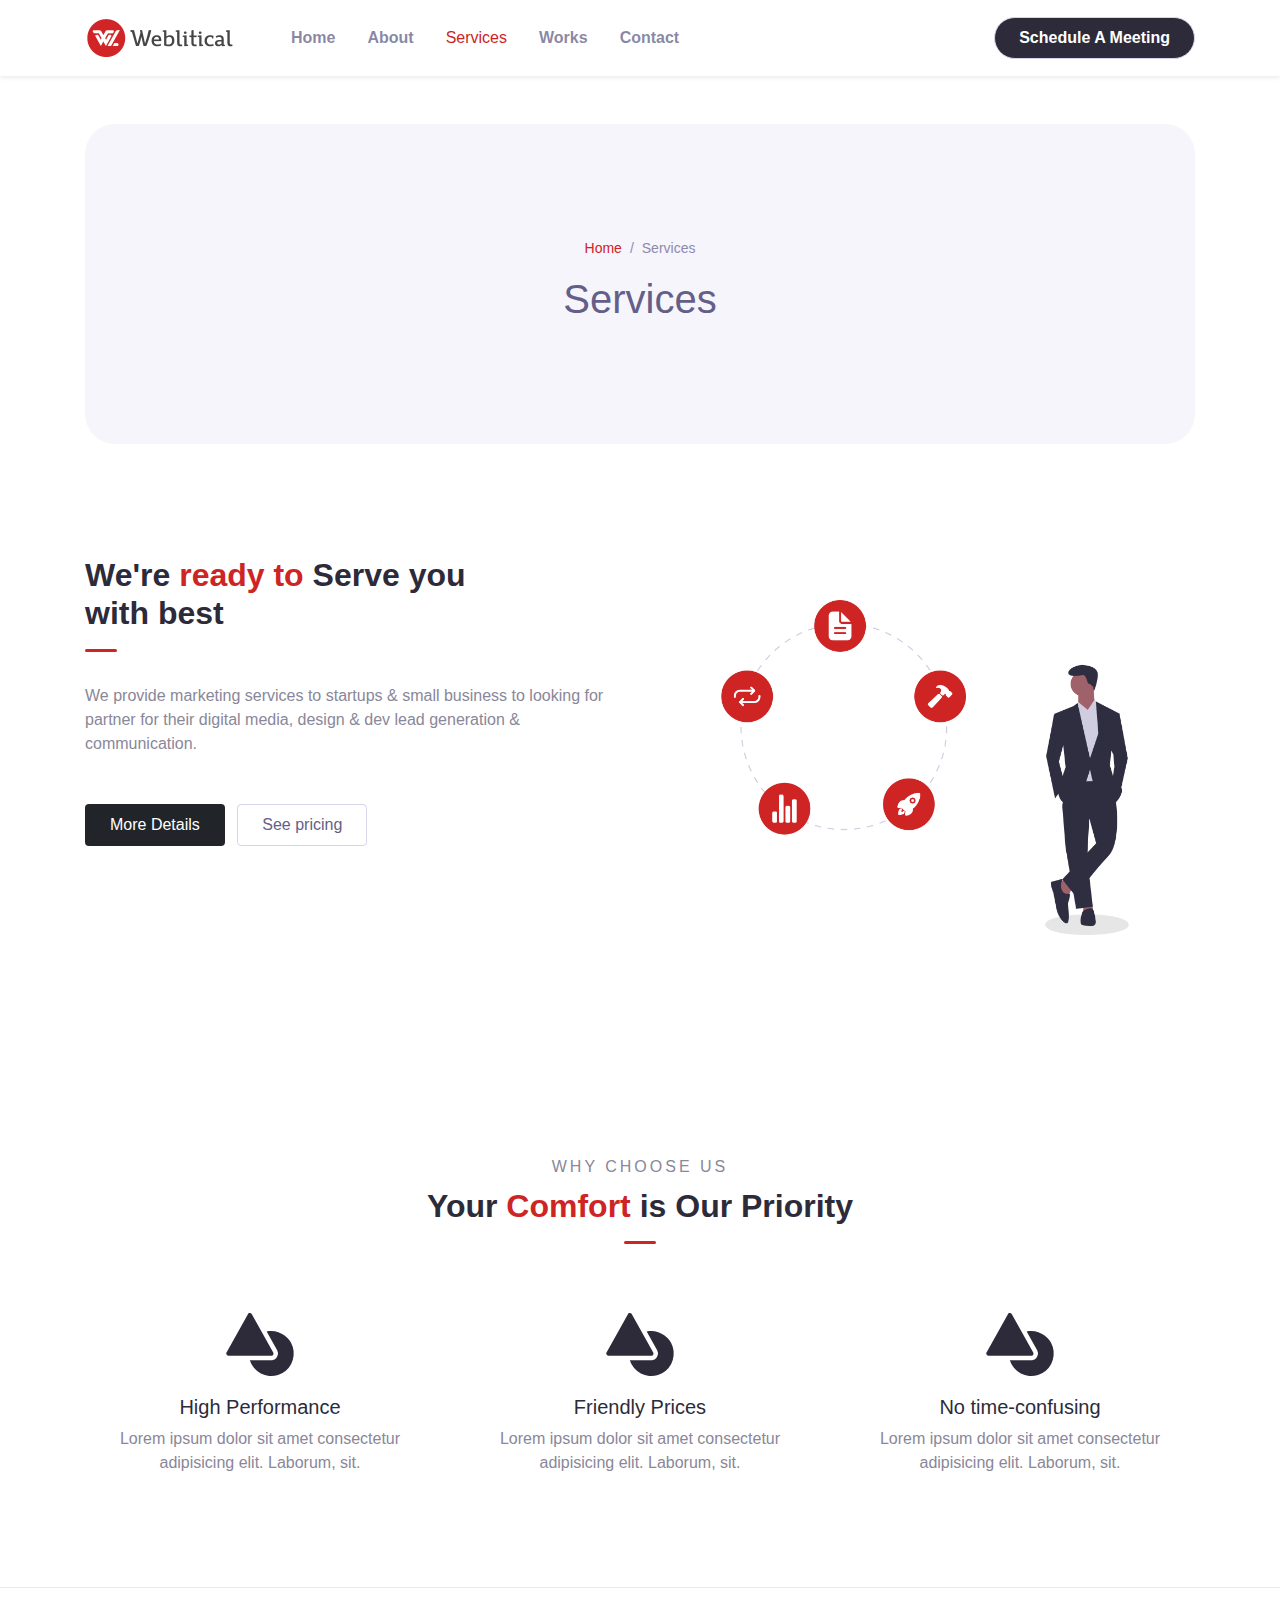
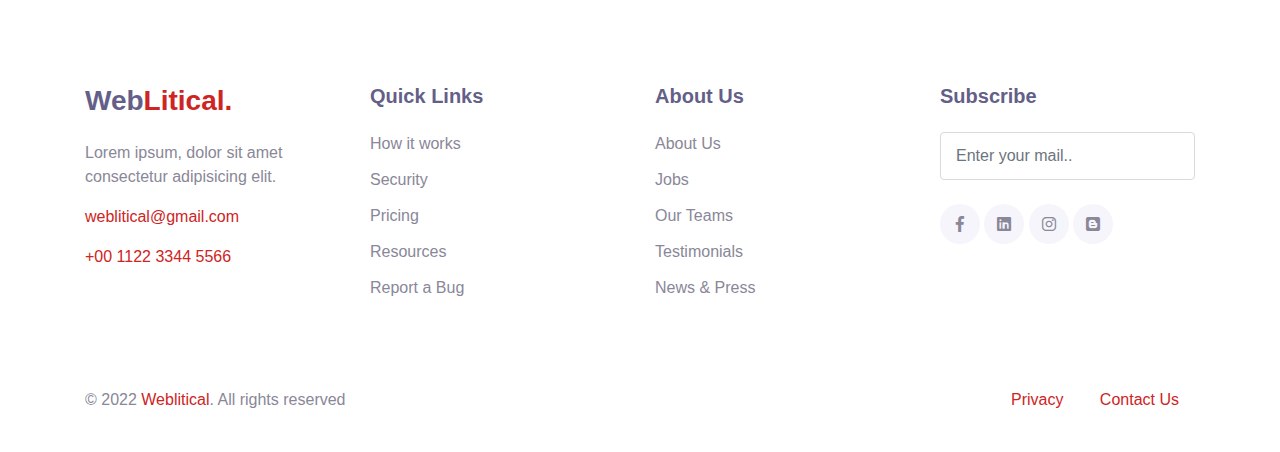
<file: html/services.html>
<!DOCTYPE html>
<html lang="en">
<head>
  <meta charset="UTF-8">
  <meta name="viewport" content="width=device-width, initial-scale=1.0">

  <meta http-equiv="X-UA-Compatible" content="IE=edge">

  <meta name="copyright" content="Weblitical, https://weblitical.com/">

  <title>Weblitical - A Digital It Solutions</title>

  <link rel="shortcut icon" href="../assets/img/fav.png" type="image/x-icon">

  <link rel="stylesheet" href="../assets/vendor/animate/animate.css">

  <link rel="stylesheet" href="../assets/css/bootstrap.css">

  <link rel="stylesheet" href="../assets/css/maicons.css">

  <link rel="stylesheet" href="../assets/vendor/owl-carousel/css/owl.carousel.css">

  <link rel="stylesheet" href="../assets/css/theme.css">

  <link rel='stylesheet' href='https://cdnjs.cloudflare.com/ajax/libs/font-awesome/6.1.1/css/all.min.css' integrity='sha512-KfkfwYDsLkIlwQp6LFnl8zNdLGxu9YAA1QvwINks4PhcElQSvqcyVLLD9aMhXd13uQjoXtEKNosOWaZqXgel0g==' crossorigin='anonymous'/>

</head>
<body>

  <!-- Back to top button -->
  <div class="back-to-top"></div>

  <header>
    <nav class="navbar navbar-expand-lg navbar-light shadow-sm">
      <div class="container">
        <a href="index.html" class="navbar-brand"><img width="150" height="60" src="../assets/img/Web-Logo.png" class="img-fluid" alt="Weblitical Logo"> </a>

        <button class="navbar-toggler" data-toggle="collapse" data-target="#navbarContent" aria-controls="navbarContent" aria-expanded="false" aria-label="Toggle navigation">
          <span class="navbar-toggler-icon"></span>
        </button>

        <div class="navbar-collapse collapse" id="navbarContent">
          <ul class="navbar-nav ml-lg-4 pt-3 pt-lg-0">
            <li class="nav-item">
              <a href="index.html" class="nav-link">Home</a>
            </li>
            <li class="nav-item">
              <a href="about.html" class="nav-link">About</a>
            </li>
            <li class="nav-item active">
              <a href="services.html" class="nav-link">Services</a>
            </li>
            <li class="nav-item">
              <a href="blog.html" class="nav-link">Works</a>
            </li>
            <li class="nav-item">
              <a href="contact.html" class="nav-link">Contact</a>
            </li>
          </ul>

          <div class="ml-auto">
            <a href="https://calendly.com/weblitical/30min" class="btn btn-outline rounded-pill shedule"> <i aria-hidden="true" class="far fa-calendar-alt"></i> Schedule A Meeting</a>
          </div>
        </div>
      </div>
    </nav>

    <div class="container mt-5">
      <div class="page-banner">
        <div class="row justify-content-center align-items-center h-100">
          <div class="col-md-6">
            <nav aria-label="Breadcrumb">
              <ul class="breadcrumb justify-content-center py-0 bg-transparent">
                <li class="breadcrumb-item"><a href="index.html">Home</a></li>
                <li class="breadcrumb-item active">Services</li>
              </ul>
            </nav>
            <h1 class="text-center">Services</h1>
          </div>
        </div>
      </div>
    </div>
  </header>

  <main>
    <div class="page-section">
      <div class="container">
        <div class="row">
          <div class="col-lg-6 py-3">
            <h2 class="title-section">We're <span class="marked">ready to</span> Serve you with best</h2>
            <div class="divider"></div>
            <p class="mb-5">We provide marketing services to startups & small business to looking for partner for their digital media, design & dev lead generation & communication.</p>
            <a href="#" class="btn btn-primary">More Details</a>
            <a href="#" class="btn btn-outline ml-2">See pricing</a>
          </div>
          <div class="col-lg-6 py-3">
            <div class="img-place text-center">
              <img src="../assets/img/bg_image_3.png" alt="">
            </div>
          </div>
        </div>
      </div> <!-- .container -->
    </div> <!-- .page-section -->

    <div class="page-section">
      <div class="container">
        <div class="text-center">
          <div class="subhead">Why Choose Us</div>
          <h2 class="title-section">Your <span class="marked">Comfort</span> is Our Priority</h2>
          <div class="divider mx-auto"></div>
        </div>

        <div class="row mt-5 text-center">
          <div class="col-lg-4 py-3">
            <div class="display-3"><span class="mai-shapes"></span></div>
            <h5>High Performance</h5>
            <p>Lorem ipsum dolor sit amet consectetur adipisicing elit. Laborum, sit.</p>
          </div>
          <div class="col-lg-4 py-3">
            <div class="display-3"><span class="mai-shapes"></span></div>
            <h5>Friendly Prices</h5>
            <p>Lorem ipsum dolor sit amet consectetur adipisicing elit. Laborum, sit.</p>
          </div>
          <div class="col-lg-4 py-3">
            <div class="display-3"><span class="mai-shapes"></span></div>
            <h5>No time-confusing</h5>
            <p>Lorem ipsum dolor sit amet consectetur adipisicing elit. Laborum, sit.</p>
          </div>
        </div>
      </div> <!-- .container -->
    </div> <!-- .page-section -->
  </main>

  <footer class="page-footer">
    <div class="container">
      <div class="row justify-content-center mb-5">
        <div class="col-lg-3 py-3">
          <h3>Web<span class="text-primary">Litical.</span></h3>
          <p>Lorem ipsum, dolor sit amet consectetur adipisicing elit.</p>

          <p><a href="#" >weblitical@gmail.com</a></p>
          <p><a href="#">+00 1122 3344 5566</a></p>
        </div>
        <div class="col-lg-3 py-3">
          <h5>Quick Links</h5>
          <ul class="footer-menu">
            <li><a href="#">How it works</a></li>
            <li><a href="#">Security</a></li>
            <li><a href="#">Pricing</a></li>
            <li><a href="#">Resources</a></li>
            <li><a href="#">Report a Bug</a></li>
          </ul>
        </div>
        <div class="col-lg-3 py-3">
          <h5>About Us</h5>
          <ul class="footer-menu">
            <li><a href="#">About Us</a></li>
            <li><a href="#">Jobs</a></li>
            <li><a href="#">Our Teams</a></li>
            <li><a href="#">Testimonials</a></li>
            <li><a href="#">News & Press</a></li>
          </ul>
        </div>
        <div class="col-lg-3 py-3">
          <h5>Subscribe</h5>
          <form action="#">
            <input type="text" class="form-control" placeholder="Enter your mail..">
          </form>

          <div class="sosmed-button mt-4">
            <a href="https://www.facebook.com/weblitical"><span class="mai-logo-facebook-f"></span></a>
            <a href="https://www.linkedin.com/company/weblitical"><span class="mai-logo-linkedin"></span></a>
            <a href="https://www.instagram.com/weblitical/"><span class="mai-logo-instagram"></span></a>
            <a href="http://www.weblitical.com/"><span class="mai-logo-blogger"></span></a>
          </div>
        </div>
      </div>

      <div class="row">
        <div class="col-sm-6 py-2">
          <p id="copyright">&copy; 2022 <a href="https://weblitical.com/">Weblitical</a>. All rights reserved</p>
        </div>
        <div class="col-sm-6 py-2 text-right">
          <div class="d-inline-block px-3">
            <a href="#">Privacy</a>
          </div>
          <div class="d-inline-block px-3">
            <a href="#">Contact Us</a>
          </div>
        </div>
      </div>
    </div> <!-- .container -->
  </footer> <!-- .page-footer -->


  <script src="../assets/js/jquery-3.5.1.min.js"></script>

  <script src="../assets/js/bootstrap.bundle.min.js"></script>

  <script src="../assets/vendor/wow/wow.min.js"></script>

  <script src="../assets/vendor/owl-carousel/js/owl.carousel.min.js"></script>

  <script src="../assets/vendor/waypoints/jquery.waypoints.min.js"></script>

  <script src="../assets/vendor/animateNumber/jquery.animateNumber.min.js"></script>

  <script src="../assets/js/google-maps.js"></script>

  <script src="../assets/js/theme.js"></script>


</body>
</html>
</file>
<file: assets/css/maicons.css>
@font-face {
  font-family: 'maicons';
  src:  url('../fonts/maicons.eot?c9nlkl');
  src:  url('../fonts/maicons.eot?c9nlkl#iefix') format('embedded-opentype'),
    url('../fonts/maicons.ttf?c9nlkl') format('truetype'),
    url('../fonts/maicons.woff?c9nlkl') format('woff'),
    url('../fonts/maicons.svg?c9nlkl#maicons') format('svg');
  font-weight: normal;
  font-style: normal;
  font-display: block;
}

[class^="mai-"], [class*=" mai-"] {
  /* use !important to prevent issues with browser extensions that change fonts */
  font-family: 'maicons' !important;
  speak: none;
  font-style: normal;
  font-weight: normal;
  font-variant: normal;
  text-transform: none;
  line-height: 1;

  /* Better Font Rendering =========== */
  -webkit-font-smoothing: antialiased;
  -moz-osx-font-smoothing: grayscale;
}

.mai-add:before {
  content: "\e900";
}
.mai-add-circle:before {
  content: "\e901";
}
.mai-add-circle-outline:before {
  content: "\e902";
}
.mai-airplane:before {
  content: "\e903";
}
.mai-airplane-outline:before {
  content: "\e904";
}
.mai-alarm:before {
  content: "\e905";
}
.mai-alarm-outline:before {
  content: "\e906";
}
.mai-albums:before {
  content: "\e907";
}
.mai-albums-outline:before {
  content: "\e908";
}
.mai-alert:before {
  content: "\e909";
}
.mai-alert-circle:before {
  content: "\e90a";
}
.mai-alert-circle-outline:before {
  content: "\e90b";
}
.mai-analytics:before {
  content: "\e90c";
}
.mai-analytics-outline:before {
  content: "\e90d";
}
.mai-aperture:before {
  content: "\e90e";
}
.mai-aperture-outline:before {
  content: "\e90f";
}
.mai-apps:before {
  content: "\e910";
}
.mai-apps-outline:before {
  content: "\e911";
}
.mai-archive:before {
  content: "\e912";
}
.mai-archive-outline:before {
  content: "\e913";
}
.mai-arrow-back:before {
  content: "\e914";
}
.mai-arrow-back-circle:before {
  content: "\e915";
}
.mai-arrow-back-circle-outline:before {
  content: "\e916";
}
.mai-arrow-down:before {
  content: "\e917";
}
.mai-arrow-down-circle:before {
  content: "\e918";
}
.mai-arrow-down-circle-outline:before {
  content: "\e919";
}
.mai-arrow-forward:before {
  content: "\e91a";
}
.mai-arrow-forward-circle:before {
  content: "\e91b";
}
.mai-arrow-forward-circle-outline:before {
  content: "\e91c";
}
.mai-arrow-redo:before {
  content: "\e91d";
}
.mai-arrow-redo-circle:before {
  content: "\e91e";
}
.mai-arrow-redo-circle-outline:before {
  content: "\e91f";
}
.mai-arrow-redo-outline:before {
  content: "\e920";
}
.mai-arrow-undo:before {
  content: "\e921";
}
.mai-arrow-undo-circle:before {
  content: "\e922";
}
.mai-arrow-undo-circle-outline:before {
  content: "\e923";
}
.mai-arrow-undo-outline:before {
  content: "\e924";
}
.mai-arrow-up:before {
  content: "\e925";
}
.mai-arrow-up-circle:before {
  content: "\e926";
}
.mai-arrow-up-circle-outline:before {
  content: "\e927";
}
.mai-at:before {
  content: "\e928";
}
.mai-at-circle:before {
  content: "\e929";
}
.mai-at-circle-outline:before {
  content: "\e92a";
}
.mai-attach:before {
  content: "\e92b";
}
.mai-attach-outline:before {
  content: "\e92c";
}
.mai-backspace:before {
  content: "\e92d";
}
.mai-backspace-outline:before {
  content: "\e92e";
}
.mai-bandage:before {
  content: "\e92f";
}
.mai-bandage-outline:before {
  content: "\e930";
}
.mai-bar-chart:before {
  content: "\e932";
}
.mai-bar-chart-outline:before {
  content: "\e933";
}
.mai-barbell:before {
  content: "\e931";
}
.mai-barcode:before {
  content: "\e934";
}
.mai-barcode-outline:before {
  content: "\e935";
}
.mai-baseball:before {
  content: "\e936";
}
.mai-baseball-outline:before {
  content: "\e937";
}
.mai-basket:before {
  content: "\e938";
}
.mai-basket-outline:before {
  content: "\e93b";
}
.mai-basketball:before {
  content: "\e939";
}
.mai-basketball-outline:before {
  content: "\e93a";
}
.mai-battery-charging:before {
  content: "\e93c";
}
.mai-battery-dead:before {
  content: "\e93d";
}
.mai-battery-full:before {
  content: "\e93e";
}
.mai-battery-half:before {
  content: "\e93f";
}
.mai-beaker:before {
  content: "\e940";
}
.mai-beaker-outline:before {
  content: "\e941";
}
.mai-bed:before {
  content: "\e942";
}
.mai-bed-outline:before {
  content: "\e943";
}
.mai-beer:before {
  content: "\e944";
}
.mai-beer-outline:before {
  content: "\e945";
}
.mai-bicycle:before {
  content: "\e946";
}
.mai-bluetooth:before {
  content: "\e947";
}
.mai-boat:before {
  content: "\e948";
}
.mai-boat-outline:before {
  content: "\e949";
}
.mai-body:before {
  content: "\e94a";
}
.mai-body-outline:before {
  content: "\e94b";
}
.mai-bonfire:before {
  content: "\e94c";
}
.mai-bonfire-outline:before {
  content: "\e94d";
}
.mai-book:before {
  content: "\e94e";
}
.mai-book-outline:before {
  content: "\e953";
}
.mai-bookmark:before {
  content: "\e94f";
}
.mai-bookmark-outline:before {
  content: "\e950";
}
.mai-bookmarks:before {
  content: "\e951";
}
.mai-bookmarks-outline:before {
  content: "\e952";
}
.mai-briefcase:before {
  content: "\e954";
}
.mai-briefcase-outline:before {
  content: "\e955";
}
.mai-browsers:before {
  content: "\e956";
}
.mai-browsers-outline:before {
  content: "\e957";
}
.mai-brush:before {
  content: "\e958";
}
.mai-brush-outline:before {
  content: "\e959";
}
.mai-bug:before {
  content: "\e95a";
}
.mai-bug-outline:before {
  content: "\e95b";
}
.mai-build:before {
  content: "\e95c";
}
.mai-build-outline:before {
  content: "\e95d";
}
.mai-bulb:before {
  content: "\e95e";
}
.mai-bulb-outline:before {
  content: "\e95f";
}
.mai-bus:before {
  content: "\e960";
}
.mai-bus-outline:before {
  content: "\e963";
}
.mai-business:before {
  content: "\e961";
}
.mai-business-outline:before {
  content: "\e962";
}
.mai-cafe:before {
  content: "\e964";
}
.mai-cafe-outline:before {
  content: "\e965";
}
.mai-calculator:before {
  content: "\e966";
}
.mai-calculator-outline:before {
  content: "\e967";
}
.mai-calendar:before {
  content: "\e968";
}
.mai-calendar-outline:before {
  content: "\e969";
}
.mai-call:before {
  content: "\e96a";
}
.mai-call-outline:before {
  content: "\e96b";
}
.mai-camera:before {
  content: "\e96c";
}
.mai-camera-outline:before {
  content: "\e96d";
}
.mai-camera-reverse:before {
  content: "\e96e";
}
.mai-camera-reverse-outline:before {
  content: "\e96f";
}
.mai-car:before {
  content: "\e970";
}
.mai-car-outline:before {
  content: "\e97f";
}
.mai-car-sport:before {
  content: "\e980";
}
.mai-car-sport-outline:before {
  content: "\e981";
}
.mai-card:before {
  content: "\e971";
}
.mai-card-outline:before {
  content: "\e972";
}
.mai-caret-back:before {
  content: "\e973";
}
.mai-caret-back-circle:before {
  content: "\e974";
}
.mai-caret-back-circle-outline:before {
  content: "\e975";
}
.mai-caret-down:before {
  content: "\e976";
}
.mai-caret-down-circle:before {
  content: "\e977";
}
.mai-caret-down-circle-outline:before {
  content: "\e978";
}
.mai-caret-forward:before {
  content: "\e979";
}
.mai-caret-forward-circle:before {
  content: "\e97a";
}
.mai-caret-forward-circle-outline:before {
  content: "\e97b";
}
.mai-caret-up:before {
  content: "\e97c";
}
.mai-caret-up-circle:before {
  content: "\e97d";
}
.mai-caret-up-circle-outline:before {
  content: "\e97e";
}
.mai-cart:before {
  content: "\e982";
}
.mai-cart-outline:before {
  content: "\e983";
}
.mai-cash:before {
  content: "\e984";
}
.mai-cash-outline:before {
  content: "\e985";
}
.mai-chatbox:before {
  content: "\e986";
}
.mai-chatbox-ellipses:before {
  content: "\e987";
}
.mai-chatbox-ellipses-outline:before {
  content: "\e988";
}
.mai-chatbox-outline:before {
  content: "\e989";
}
.mai-chatbubble:before {
  content: "\e98a";
}
.mai-chatbubble-ellipses:before {
  content: "\e98b";
}
.mai-chatbubble-ellipses-outline:before {
  content: "\e98c";
}
.mai-chatbubble-outline:before {
  content: "\e98d";
}
.mai-chatbubbles:before {
  content: "\e98e";
}
.mai-chatbubbles-outline:before {
  content: "\e98f";
}
.mai-checkbox:before {
  content: "\e990";
}
.mai-checkbox-outline:before {
  content: "\e991";
}
.mai-checkmark:before {
  content: "\e992";
}
.mai-checkmark-circle:before {
  content: "\e993";
}
.mai-checkmark-circle-outline:before {
  content: "\e994";
}
.mai-checkmark-done:before {
  content: "\e995";
}
.mai-checkmark-done-circle:before {
  content: "\e996";
}
.mai-checkmark-done-circle-outline:before {
  content: "\e997";
}
.mai-chevron-back:before {
  content: "\e998";
}
.mai-chevron-back-circle:before {
  content: "\e999";
}
.mai-chevron-back-circle-outline:before {
  content: "\e99a";
}
.mai-chevron-down:before {
  content: "\e99b";
}
.mai-chevron-down-circle:before {
  content: "\e99c";
}
.mai-chevron-down-circle-outline:before {
  content: "\e99d";
}
.mai-chevron-forward:before {
  content: "\e99e";
}
.mai-chevron-forward-circle:before {
  content: "\e99f";
}
.mai-chevron-forward-circle-outline:before {
  content: "\e9a0";
}
.mai-chevron-up:before {
  content: "\e9a1";
}
.mai-chevron-up-circle:before {
  content: "\e9a2";
}
.mai-chevron-up-circle-outline:before {
  content: "\e9a3";
}
.mai-clipboard:before {
  content: "\e9a4";
}
.mai-clipboard-outline:before {
  content: "\e9a5";
}
.mai-close:before {
  content: "\e9a6";
}
.mai-close-circle:before {
  content: "\e9a7";
}
.mai-close-circle-outline:before {
  content: "\e9a8";
}
.mai-cloud:before {
  content: "\e9a9";
}
.mai-cloud-circle:before {
  content: "\e9aa";
}
.mai-cloud-circle-outline:before {
  content: "\e9ab";
}
.mai-cloud-done:before {
  content: "\e9ac";
}
.mai-cloud-done-outline:before {
  content: "\e9ad";
}
.mai-cloud-download:before {
  content: "\e9ae";
}
.mai-cloud-download-outline:before {
  content: "\e9af";
}
.mai-cloud-offline:before {
  content: "\e9b0";
}
.mai-cloud-offline-outline:before {
  content: "\e9b1";
}
.mai-cloud-outline:before {
  content: "\e9b2";
}
.mai-cloud-upload:before {
  content: "\e9b3";
}
.mai-cloud-upload-outline:before {
  content: "\e9b4";
}
.mai-cloudy:before {
  content: "\e9b5";
}
.mai-cloudy-night:before {
  content: "\e9b6";
}
.mai-cloudy-night-outline:before {
  content: "\e9b7";
}
.mai-cloudy-outline:before {
  content: "\e9b8";
}
.mai-code:before {
  content: "\e9b9";
}
.mai-code-download:before {
  content: "\e9ba";
}
.mai-code-slash:before {
  content: "\e9bb";
}
.mai-code-working:before {
  content: "\e9bc";
}
.mai-cog:before {
  content: "\e9bd";
}
.mai-color-fill:before {
  content: "\e9be";
}
.mai-color-fill-outline:before {
  content: "\e9bf";
}
.mai-color-filter:before {
  content: "\e9c0";
}
.mai-color-filter-outline:before {
  content: "\e9c1";
}
.mai-color-palette:before {
  content: "\e9c2";
}
.mai-color-palette-outline:before {
  content: "\e9c3";
}
.mai-color-wand:before {
  content: "\e9c4";
}
.mai-color-wand-outline:before {
  content: "\e9c5";
}
.mai-compass:before {
  content: "\e9c6";
}
.mai-compass-outline:before {
  content: "\e9c7";
}
.mai-construct:before {
  content: "\e9c8";
}
.mai-construct-outline:before {
  content: "\e9c9";
}
.mai-contract:before {
  content: "\e9ca";
}
.mai-contrast:before {
  content: "\e9cb";
}
.mai-copy:before {
  content: "\e9cc";
}
.mai-copy-outline:before {
  content: "\e9cd";
}
.mai-create:before {
  content: "\e9ce";
}
.mai-create-outline:before {
  content: "\e9cf";
}
.mai-crop:before {
  content: "\e9d0";
}
.mai-cube:before {
  content: "\e9d1";
}
.mai-cube-outline:before {
  content: "\e9d2";
}
.mai-cut:before {
  content: "\e9d3";
}
.mai-desktop:before {
  content: "\e9d4";
}
.mai-desktop-outline:before {
  content: "\e9d5";
}
.mai-disc:before {
  content: "\e9d6";
}
.mai-disc-outline:before {
  content: "\e9d7";
}
.mai-document:before {
  content: "\e9d8";
}
.mai-document-outline:before {
  content: "\e9d9";
}
.mai-document-text:before {
  content: "\e9dc";
}
.mai-document-text-outline:before {
  content: "\e9dd";
}
.mai-documents:before {
  content: "\e9da";
}
.mai-documents-outline:before {
  content: "\e9db";
}
.mai-download:before {
  content: "\e9de";
}
.mai-download-outline:before {
  content: "\e9df";
}
.mai-duplicate:before {
  content: "\e9e0";
}
.mai-duplicate-outline:before {
  content: "\e9e1";
}
.mai-ear:before {
  content: "\e9e2";
}
.mai-ear-outline:before {
  content: "\e9e3";
}
.mai-earth:before {
  content: "\e9e4";
}
.mai-earth-outline:before {
  content: "\e9e5";
}
.mai-easel:before {
  content: "\e9e6";
}
.mai-easel-outline:before {
  content: "\e9e7";
}
.mai-egg:before {
  content: "\e9e8";
}
.mai-egg-outline:before {
  content: "\e9e9";
}
.mai-ellipse:before {
  content: "\e9ea";
}
.mai-ellipse-outline:before {
  content: "\e9eb";
}
.mai-ellipsis-horizontal:before {
  content: "\e9ec";
}
.mai-ellipsis-horizontal-circle:before {
  content: "\e9ed";
}
.mai-ellipsis-vertical:before {
  content: "\e9ee";
}
.mai-ellipsis-vertical-circle:before {
  content: "\e9ef";
}
.mai-enter:before {
  content: "\e9f0";
}
.mai-enter-outline:before {
  content: "\e9f1";
}
.mai-exit:before {
  content: "\e9f2";
}
.mai-exit-outline:before {
  content: "\e9f3";
}
.mai-expand:before {
  content: "\e9f4";
}
.mai-eye:before {
  content: "\e9f5";
}
.mai-eye-off:before {
  content: "\e9f8";
}
.mai-eye-off-outline:before {
  content: "\e9f9";
}
.mai-eye-outline:before {
  content: "\e9fa";
}
.mai-eyedrop:before {
  content: "\e9f6";
}
.mai-eyedrop-outline:before {
  content: "\e9f7";
}
.mai-fast-food:before {
  content: "\e9fb";
}
.mai-fast-food-outline:before {
  content: "\e9fc";
}
.mai-female:before {
  content: "\e9fd";
}
.mai-file-tray:before {
  content: "\e9fe";
}
.mai-file-tray-full:before {
  content: "\e9ff";
}
.mai-file-tray-full-outline:before {
  content: "\ea00";
}
.mai-file-tray-outline:before {
  content: "\ea01";
}
.mai-film:before {
  content: "\ea02";
}
.mai-film-outline:before {
  content: "\ea03";
}
.mai-filter:before {
  content: "\ea04";
}
.mai-finger-print:before {
  content: "\ea05";
}
.mai-fitness:before {
  content: "\ea06";
}
.mai-fitness-outline:before {
  content: "\ea07";
}
.mai-flag:before {
  content: "\ea08";
}
.mai-flag-outline:before {
  content: "\ea09";
}
.mai-flame:before {
  content: "\ea0a";
}
.mai-flame-outline:before {
  content: "\ea0b";
}
.mai-flash:before {
  content: "\ea0c";
}
.mai-flash-off:before {
  content: "\ea0f";
}
.mai-flash-off-outline:before {
  content: "\ea10";
}
.mai-flash-outline:before {
  content: "\ea11";
}
.mai-flashlight:before {
  content: "\ea0d";
}
.mai-flashlight-outline:before {
  content: "\ea0e";
}
.mai-flask:before {
  content: "\ea12";
}
.mai-flask-outline:before {
  content: "\ea13";
}
.mai-flower:before {
  content: "\ea14";
}
.mai-flower-outline:before {
  content: "\ea15";
}
.mai-folder:before {
  content: "\ea16";
}
.mai-folder-open:before {
  content: "\ea17";
}
.mai-folder-open-outline:before {
  content: "\ea18";
}
.mai-folder-outline:before {
  content: "\ea19";
}
.mai-football:before {
  content: "\ea1a";
}
.mai-football-outline:before {
  content: "\ea1b";
}
.mai-funnel:before {
  content: "\ea1c";
}
.mai-funnel-outline:before {
  content: "\ea1d";
}
.mai-game-controller:before {
  content: "\ea1e";
}
.mai-game-controller-outline:before {
  content: "\ea1f";
}
.mai-gift:before {
  content: "\ea20";
}
.mai-gift-outline:before {
  content: "\ea21";
}
.mai-git-branch:before {
  content: "\ea22";
}
.mai-git-commit:before {
  content: "\ea23";
}
.mai-git-compare:before {
  content: "\ea24";
}
.mai-git-merge:before {
  content: "\ea25";
}
.mai-git-network:before {
  content: "\ea26";
}
.mai-git-pull-request:before {
  content: "\ea27";
}
.mai-glasses:before {
  content: "\ea28";
}
.mai-glasses-outline:before {
  content: "\ea29";
}
.mai-globe:before {
  content: "\ea2a";
}
.mai-globe-outline:before {
  content: "\ea2b";
}
.mai-golf:before {
  content: "\ea2c";
}
.mai-golf-outline:before {
  content: "\ea2d";
}
.mai-grid:before {
  content: "\ea2e";
}
.mai-grid-outline:before {
  content: "\ea2f";
}
.mai-hammer:before {
  content: "\ea30";
}
.mai-hammer-outline:before {
  content: "\ea31";
}
.mai-hand-left:before {
  content: "\ea32";
}
.mai-hand-left-outline:before {
  content: "\ea33";
}
.mai-hand-right:before {
  content: "\ea34";
}
.mai-hand-right-outline:before {
  content: "\ea35";
}
.mai-happy:before {
  content: "\ea36";
}
.mai-happy-outline:before {
  content: "\ea37";
}
.mai-hardware-chip:before {
  content: "\ea38";
}
.mai-hardware-chip-outline:before {
  content: "\ea39";
}
.mai-headset:before {
  content: "\ea3a";
}
.mai-headset-outline:before {
  content: "\ea3b";
}
.mai-heart:before {
  content: "\ea3c";
}
.mai-heart-circle:before {
  content: "\ea3d";
}
.mai-heart-circle-outline:before {
  content: "\ea3e";
}
.mai-heart-dislike:before {
  content: "\ea3f";
}
.mai-heart-dislike-circle:before {
  content: "\ea40";
}
.mai-heart-dislike-circle-outline:before {
  content: "\ea41";
}
.mai-heart-dislike-outline:before {
  content: "\ea42";
}
.mai-heart-half:before {
  content: "\ea43";
}
.mai-heart-half-outline:before {
  content: "\ea44";
}
.mai-heart-outline:before {
  content: "\ea45";
}
.mai-help:before {
  content: "\ea46";
}
.mai-help-buoy:before {
  content: "\ea47";
}
.mai-help-buoy-outline:before {
  content: "\ea48";
}
.mai-help-circle:before {
  content: "\ea49";
}
.mai-help-circle-outline:before {
  content: "\ea4a";
}
.mai-home:before {
  content: "\ea4b";
}
.mai-home-outline:before {
  content: "\ea4c";
}
.mai-hourglass:before {
  content: "\ea4d";
}
.mai-hourglass-outline:before {
  content: "\ea4e";
}
.mai-ice-cream:before {
  content: "\ea4f";
}
.mai-ice-cream-outline:before {
  content: "\ea50";
}
.mai-image:before {
  content: "\ea51";
}
.mai-image-outline:before {
  content: "\ea52";
}
.mai-images:before {
  content: "\ea53";
}
.mai-images-outline:before {
  content: "\ea54";
}
.mai-infinite:before {
  content: "\ea55";
}
.mai-information:before {
  content: "\ea56";
}
.mai-information-circle:before {
  content: "\ea57";
}
.mai-information-circle-outline:before {
  content: "\ea58";
}
.mai-journal:before {
  content: "\ea59";
}
.mai-journal-outline:before {
  content: "\ea5a";
}
.mai-key:before {
  content: "\ea5b";
}
.mai-key-outline:before {
  content: "\ea5c";
}
.mai-keypad:before {
  content: "\ea5d";
}
.mai-keypad-outline:before {
  content: "\ea5e";
}
.mai-language:before {
  content: "\ea5f";
}
.mai-laptop:before {
  content: "\ea60";
}
.mai-laptop-outline:before {
  content: "\ea61";
}
.mai-layers:before {
  content: "\ea62";
}
.mai-layers-outline:before {
  content: "\ea63";
}
.mai-leaf:before {
  content: "\ea64";
}
.mai-leaf-outline:before {
  content: "\ea65";
}
.mai-library:before {
  content: "\ea66";
}
.mai-library-outline:before {
  content: "\ea67";
}
.mai-link:before {
  content: "\ea68";
}
.mai-list:before {
  content: "\ea69";
}
.mai-list-circle:before {
  content: "\ea6a";
}
.mai-list-circle-outline:before {
  content: "\ea6b";
}
.mai-locate:before {
  content: "\ea6c";
}
.mai-location:before {
  content: "\ea6d";
}
.mai-location-outline:before {
  content: "\ea6e";
}
.mai-lock-closed:before {
  content: "\ea6f";
}
.mai-lock-closed-outline:before {
  content: "\ea70";
}
.mai-lock-open:before {
  content: "\ea71";
}
.mai-lock-open-outline:before {
  content: "\ea72";
}
.mai-log-in:before {
  content: "\ea73";
}
.mai-log-in-outline:before {
  content: "\ea74";
}
.mai-log-out:before {
  content: "\ea75";
}
.mai-log-out-outline:before {
  content: "\ea76";
}
.mai-logo-500px:before {
  content: "\ea8e";
}
.mai-logo-accessible-icon:before {
  content: "\eaef";
}
.mai-logo-accusoft:before {
  content: "\eba2";
}
.mai-logo-algolia:before {
  content: "\eba3";
}
.mai-logo-alipay:before {
  content: "\eba4";
}
.mai-logo-amazon:before {
  content: "\eba5";
}
.mai-logo-amplify:before {
  content: "\eba6";
}
.mai-logo-android:before {
  content: "\eba7";
}
.mai-logo-angular:before {
  content: "\eba8";
}
.mai-logo-apple:before {
  content: "\eba9";
}
.mai-logo-apple-appstore:before {
  content: "\ebaa";
}
.mai-logo-aws:before {
  content: "\ebab";
}
.mai-logo-behance:before {
  content: "\ebac";
}
.mai-logo-bitbucket:before {
  content: "\ebad";
}
.mai-logo-bitcoin:before {
  content: "\ebae";
}
.mai-logo-blackberry:before {
  content: "\ebaf";
}
.mai-logo-blogger:before {
  content: "\ebb0";
}
.mai-logo-buffer:before {
  content: "\ebb1";
}
.mai-logo-buysellads:before {
  content: "\ebb2";
}
.mai-logo-capacitor:before {
  content: "\ebb3";
}
.mai-logo-cc-amazon-pay:before {
  content: "\ebb4";
}
.mai-logo-cc-amex:before {
  content: "\ebb5";
}
.mai-logo-cc-apple-pay:before {
  content: "\ebb6";
}
.mai-logo-cc-diners-club:before {
  content: "\ebb7";
}
.mai-logo-cc-discover:before {
  content: "\ebb8";
}
.mai-logo-cc-jcb:before {
  content: "\ebb9";
}
.mai-logo-cc-mastercard:before {
  content: "\ebba";
}
.mai-logo-cc-paypal:before {
  content: "\ebbb";
}
.mai-logo-cc-stripe:before {
  content: "\ebbc";
}
.mai-logo-cc-visa:before {
  content: "\ebbd";
}
.mai-logo-chrome:before {
  content: "\ebbe";
}
.mai-logo-closed-captioning:before {
  content: "\ebbf";
}
.mai-logo-codepen:before {
  content: "\ebc0";
}
.mai-logo-cpanel:before {
  content: "\ebc1";
}
.mai-logo-creative-commons:before {
  content: "\ebc2";
}
.mai-logo-css3:before {
  content: "\ebc3";
}
.mai-logo-cuttlefish:before {
  content: "\ebc4";
}
.mai-logo-d-and-d:before {
  content: "\ebc5";
}
.mai-logo-dashcube:before {
  content: "\ebc6";
}
.mai-logo-designernews:before {
  content: "\ebc7";
}
.mai-logo-deviantart:before {
  content: "\ebc8";
}
.mai-logo-digg:before {
  content: "\ebc9";
}
.mai-logo-digital-ocean:before {
  content: "\ebca";
}
.mai-logo-discord:before {
  content: "\ebcb";
}
.mai-logo-discourse:before {
  content: "\ebcc";
}
.mai-logo-dochub:before {
  content: "\ebcd";
}
.mai-logo-docker:before {
  content: "\ebce";
}
.mai-logo-dribbble:before {
  content: "\ebcf";
}
.mai-logo-dropbox:before {
  content: "\ebd0";
}
.mai-logo-drupal:before {
  content: "\ebd1";
}
.mai-logo-dyalog:before {
  content: "\ebd2";
}
.mai-logo-earlybirds:before {
  content: "\ebd3";
}
.mai-logo-ebay:before {
  content: "\ebd4";
}
.mai-logo-edge:before {
  content: "\ebd5";
}
.mai-logo-electron:before {
  content: "\ebd6";
}
.mai-logo-elementor:before {
  content: "\ebd7";
}
.mai-logo-ello:before {
  content: "\ebd8";
}
.mai-logo-ember:before {
  content: "\ebd9";
}
.mai-logo-empire:before {
  content: "\ebda";
}
.mai-logo-envira:before {
  content: "\ebdb";
}
.mai-logo-erlang:before {
  content: "\ebdc";
}
.mai-logo-etsy:before {
  content: "\ebdd";
}
.mai-logo-euro:before {
  content: "\ebde";
}
.mai-logo-expeditedssl:before {
  content: "\ebdf";
}
.mai-logo-facebook:before {
  content: "\ebe0";
}
.mai-logo-facebook-f:before {
  content: "\ebe1";
}
.mai-logo-facebook-messenger:before {
  content: "\ebe2";
}
.mai-logo-firebase:before {
  content: "\ebe3";
}
.mai-logo-firefox:before {
  content: "\ebe4";
}
.mai-logo-flickr:before {
  content: "\ebe5";
}
.mai-logo-flipboard:before {
  content: "\ebe6";
}
.mai-logo-fly:before {
  content: "\ebe7";
}
.mai-logo-foursquare:before {
  content: "\ebe8";
}
.mai-logo-freebsd:before {
  content: "\ebe9";
}
.mai-logo-gg:before {
  content: "\ebea";
}
.mai-logo-git:before {
  content: "\ebeb";
}
.mai-logo-github:before {
  content: "\ebec";
}
.mai-logo-github-alt:before {
  content: "\ebed";
}
.mai-logo-gitlab:before {
  content: "\ebee";
}
.mai-logo-gitter:before {
  content: "\ebef";
}
.mai-logo-glide:before {
  content: "\ebf0";
}
.mai-logo-glide-g:before {
  content: "\ebf1";
}
.mai-logo-google:before {
  content: "\ebf2";
}
.mai-logo-google-drive:before {
  content: "\ebf3";
}
.mai-logo-google-play:before {
  content: "\ebf4";
}
.mai-logo-google-playstore:before {
  content: "\ebf5";
}
.mai-logo-google-plus:before {
  content: "\ebf6";
}
.mai-logo-google-plus-g:before {
  content: "\ebf7";
}
.mai-logo-google-wallet:before {
  content: "\ebf8";
}
.mai-logo-grunt:before {
  content: "\ebf9";
}
.mai-logo-gulp:before {
  content: "\ebfa";
}
.mai-logo-hackernews:before {
  content: "\ebfb";
}
.mai-logo-hotjar:before {
  content: "\ebfc";
}
.mai-logo-html5:before {
  content: "\ebfd";
}
.mai-logo-hubspot:before {
  content: "\ebfe";
}
.mai-logo-imdb:before {
  content: "\ebff";
}
.mai-logo-instagram:before {
  content: "\ec00";
}
.mai-logo-internet-explorer:before {
  content: "\ec01";
}
.mai-logo-ionic:before {
  content: "\ec02";
}
.mai-logo-ionitron:before {
  content: "\ec03";
}
.mai-logo-itunes:before {
  content: "\ec04";
}
.mai-logo-java:before {
  content: "\ec05";
}
.mai-logo-javascript:before {
  content: "\ec06";
}
.mai-logo-joomla:before {
  content: "\ec07";
}
.mai-logo-jsfiddle:before {
  content: "\ec08";
}
.mai-logo-keycdn:before {
  content: "\ec09";
}
.mai-logo-laravel:before {
  content: "\ec0a";
}
.mai-logo-lastfm:before {
  content: "\ec0b";
}
.mai-logo-leanpub:before {
  content: "\ec0c";
}
.mai-logo-less:before {
  content: "\ec0d";
}
.mai-logo-line:before {
  content: "\ec0e";
}
.mai-logo-linkedin:before {
  content: "\ec0f";
}
.mai-logo-linux:before {
  content: "\ec10";
}
.mai-logo-magento:before {
  content: "\ec11";
}
.mai-logo-mailchimp:before {
  content: "\ec12";
}
.mai-logo-markdown:before {
  content: "\ec13";
}
.mai-logo-maxcdn:before {
  content: "\ec14";
}
.mai-logo-medium:before {
  content: "\ec15";
}
.mai-logo-medium-m:before {
  content: "\ec16";
}
.mai-logo-meetup:before {
  content: "\ec17";
}
.mai-logo-microsoft:before {
  content: "\ec18";
}
.mai-logo-mix:before {
  content: "\ec19";
}
.mai-logo-mixcloud:before {
  content: "\ec1a";
}
.mai-logo-nodejs:before {
  content: "\ec1b";
}
.mai-logo-npm:before {
  content: "\ec1c";
}
.mai-logo-octocat:before {
  content: "\ec1d";
}
.mai-logo-opencart:before {
  content: "\ec1e";
}
.mai-logo-openid:before {
  content: "\ec1f";
}
.mai-logo-opera:before {
  content: "\ec20";
}
.mai-logo-patreon:before {
  content: "\ec21";
}
.mai-logo-paypal:before {
  content: "\ec22";
}
.mai-logo-php:before {
  content: "\ec23";
}
.mai-logo-pinterest:before {
  content: "\ec24";
}
.mai-logo-pinterest-p:before {
  content: "\ec25";
}
.mai-logo-playstation:before {
  content: "\ec26";
}
.mai-logo-product-hunt:before {
  content: "\ec27";
}
.mai-logo-pwa:before {
  content: "\ec28";
}
.mai-logo-python:before {
  content: "\ec29";
}
.mai-logo-qq:before {
  content: "\ec2a";
}
.mai-logo-quora:before {
  content: "\ec2b";
}
.mai-logo-react:before {
  content: "\ec2c";
}
.mai-logo-readme:before {
  content: "\ec2d";
}
.mai-logo-reddit:before {
  content: "\ec2e";
}
.mai-logo-researchgate:before {
  content: "\ec2f";
}
.mai-logo-rocketchat:before {
  content: "\ec30";
}
.mai-logo-rss:before {
  content: "\ec31";
}
.mai-logo-safari:before {
  content: "\ec32";
}
.mai-logo-sass:before {
  content: "\ec33";
}
.mai-logo-scribd:before {
  content: "\ec34";
}
.mai-logo-searchengin:before {
  content: "\ec35";
}
.mai-logo-sellcast:before {
  content: "\ec36";
}
.mai-logo-sellsy:before {
  content: "\ec37";
}
.mai-logo-skype:before {
  content: "\ec38";
}
.mai-logo-slack:before {
  content: "\ec39";
}
.mai-logo-slideshare:before {
  content: "\ec3a";
}
.mai-logo-snapchat:before {
  content: "\ec3b";
}
.mai-logo-soundcloud:before {
  content: "\ec3c";
}
.mai-logo-spotify:before {
  content: "\ec3d";
}
.mai-logo-squarespace:before {
  content: "\ec3e";
}
.mai-logo-stack-exchange:before {
  content: "\ec3f";
}
.mai-logo-stackoverflow:before {
  content: "\ec40";
}
.mai-logo-staylinked:before {
  content: "\ec41";
}
.mai-logo-steam:before {
  content: "\ec42";
}
.mai-logo-stencil:before {
  content: "\ec43";
}
.mai-logo-stripe:before {
  content: "\ec44";
}
.mai-logo-stripe-s:before {
  content: "\ec45";
}
.mai-logo-teamspeak:before {
  content: "\ec46";
}
.mai-logo-telegram:before {
  content: "\ec47";
}
.mai-logo-trello:before {
  content: "\ec48";
}
.mai-logo-tripadvisor:before {
  content: "\ec49";
}
.mai-logo-tumblr:before {
  content: "\ec4a";
}
.mai-logo-tux:before {
  content: "\ec4b";
}
.mai-logo-twitch:before {
  content: "\ec4c";
}
.mai-logo-twitter:before {
  content: "\ec4d";
}
.mai-logo-uber:before {
  content: "\ec4e";
}
.mai-logo-uikit:before {
  content: "\ec4f";
}
.mai-logo-usd:before {
  content: "\ec50";
}
.mai-logo-viacoin:before {
  content: "\ec51";
}
.mai-logo-viadeo:before {
  content: "\ec52";
}
.mai-logo-viber:before {
  content: "\ec53";
}
.mai-logo-vimeo:before {
  content: "\ec54";
}
.mai-logo-vk:before {
  content: "\ec55";
}
.mai-logo-vue:before {
  content: "\ec56";
}
.mai-logo-web-component:before {
  content: "\ec57";
}
.mai-logo-weebly:before {
  content: "\ec58";
}
.mai-logo-weibo:before {
  content: "\ec59";
}
.mai-logo-whatsapp:before {
  content: "\ec5a";
}
.mai-logo-whmcs:before {
  content: "\ec5b";
}
.mai-logo-wikipedia-w:before {
  content: "\ec5c";
}
.mai-logo-windows:before {
  content: "\ec5d";
}
.mai-logo-wix:before {
  content: "\ec5e";
}
.mai-logo-wordpress:before {
  content: "\ec5f";
}
.mai-logo-xbox:before {
  content: "\ec60";
}
.mai-logo-xing:before {
  content: "\ec61";
}
.mai-logo-yahoo:before {
  content: "\ec62";
}
.mai-logo-yen:before {
  content: "\ec63";
}
.mai-logo-youtube:before {
  content: "\ec64";
}
.mai-magnet:before {
  content: "\ea77";
}
.mai-magnet-outline:before {
  content: "\ea78";
}
.mai-mail:before {
  content: "\ea79";
}
.mai-mail-open:before {
  content: "\ea7a";
}
.mai-mail-open-outline:before {
  content: "\ea7b";
}
.mai-mail-outline:before {
  content: "\ea7c";
}
.mai-mail-unread:before {
  content: "\ea7d";
}
.mai-mail-unread-outline:before {
  content: "\ea7e";
}
.mai-male:before {
  content: "\ea7f";
}
.mai-male-female:before {
  content: "\ea80";
}
.mai-man:before {
  content: "\ea81";
}
.mai-man-outline:before {
  content: "\ea82";
}
.mai-map:before {
  content: "\ea83";
}
.mai-map-outline:before {
  content: "\ea84";
}
.mai-medal:before {
  content: "\ea85";
}
.mai-medal-outline:before {
  content: "\ea86";
}
.mai-medical:before {
  content: "\ea87";
}
.mai-medical-outline:before {
  content: "\ea88";
}
.mai-medkit:before {
  content: "\ea89";
}
.mai-medkit-outline:before {
  content: "\ea8a";
}
.mai-megaphone:before {
  content: "\ea8b";
}
.mai-megaphone-outline:before {
  content: "\ea8c";
}
.mai-menu:before {
  content: "\ea8d";
}
.mai-mic:before {
  content: "\ea8f";
}
.mai-mic-circle:before {
  content: "\ea90";
}
.mai-mic-circle-outline:before {
  content: "\ea91";
}
.mai-mic-off:before {
  content: "\ea92";
}
.mai-mic-off-circle:before {
  content: "\ea93";
}
.mai-mic-off-circle-outline:before {
  content: "\ea94";
}
.mai-mic-off-outline:before {
  content: "\ea95";
}
.mai-mic-outline:before {
  content: "\ea96";
}
.mai-moon:before {
  content: "\ea97";
}
.mai-moon-outline:before {
  content: "\ea98";
}
.mai-move:before {
  content: "\ea99";
}
.mai-musical-note:before {
  content: "\ea9a";
}
.mai-musical-note-outline:before {
  content: "\ea9b";
}
.mai-musical-notes:before {
  content: "\ea9c";
}
.mai-musical-notes-outline:before {
  content: "\ea9d";
}
.mai-navigate:before {
  content: "\ea9e";
}
.mai-navigate-circle:before {
  content: "\ea9f";
}
.mai-navigate-circle-outline:before {
  content: "\eaa0";
}
.mai-navigate-outline:before {
  content: "\eaa1";
}
.mai-newspaper:before {
  content: "\eaa2";
}
.mai-newspaper-outline:before {
  content: "\eaa3";
}
.mai-notifications:before {
  content: "\eaa4";
}
.mai-notifications-circle:before {
  content: "\eaa5";
}
.mai-notifications-circle-outline:before {
  content: "\eaa6";
}
.mai-notifications-off:before {
  content: "\eaa7";
}
.mai-notifications-off-circle:before {
  content: "\eaa8";
}
.mai-notifications-off-circle-outline:before {
  content: "\eaa9";
}
.mai-notifications-off-outline:before {
  content: "\eaaa";
}
.mai-notifications-outline:before {
  content: "\eaab";
}
.mai-nuclear:before {
  content: "\eaac";
}
.mai-nuclear-outline:before {
  content: "\eaad";
}
.mai-nutrition:before {
  content: "\eaae";
}
.mai-nutrition-outline:before {
  content: "\eaaf";
}
.mai-open:before {
  content: "\eab0";
}
.mai-open-outline:before {
  content: "\eab1";
}
.mai-options:before {
  content: "\eab2";
}
.mai-options-outline:before {
  content: "\eab3";
}
.mai-paper-plane:before {
  content: "\eab4";
}
.mai-paper-plane-outline:before {
  content: "\eab5";
}
.mai-partly-sunny:before {
  content: "\eab6";
}
.mai-partly-sunny-outline:before {
  content: "\eab7";
}
.mai-pause:before {
  content: "\eab8";
}
.mai-pause-circle:before {
  content: "\eab9";
}
.mai-pause-circle-outline:before {
  content: "\eaba";
}
.mai-paw:before {
  content: "\eabb";
}
.mai-paw-outline:before {
  content: "\eabc";
}
.mai-pencil:before {
  content: "\eabd";
}
.mai-people:before {
  content: "\eabe";
}
.mai-people-circle:before {
  content: "\eabf";
}
.mai-people-circle-outline:before {
  content: "\eac0";
}
.mai-people-outline:before {
  content: "\eac1";
}
.mai-person:before {
  content: "\eac2";
}
.mai-person-add:before {
  content: "\eac3";
}
.mai-person-add-outline:before {
  content: "\eac4";
}
.mai-person-circle:before {
  content: "\eac5";
}
.mai-person-circle-outline:before {
  content: "\eac6";
}
.mai-person-outline:before {
  content: "\eac7";
}
.mai-person-remove:before {
  content: "\eac8";
}
.mai-person-remove-outline:before {
  content: "\eac9";
}
.mai-phone-landscape:before {
  content: "\eaca";
}
.mai-phone-landscape-outline:before {
  content: "\eacb";
}
.mai-phone-portrait:before {
  content: "\eacc";
}
.mai-phone-portrait-outline:before {
  content: "\eacd";
}
.mai-pie-chart:before {
  content: "\eace";
}
.mai-pie-chart-outline:before {
  content: "\eacf";
}
.mai-pin:before {
  content: "\ead0";
}
.mai-pin-outline:before {
  content: "\ead1";
}
.mai-pint:before {
  content: "\ead2";
}
.mai-pint-outline:before {
  content: "\ead3";
}
.mai-pizza:before {
  content: "\ead4";
}
.mai-pizza-outline:before {
  content: "\ead5";
}
.mai-planet:before {
  content: "\ead6";
}
.mai-planet-outline:before {
  content: "\ead7";
}
.mai-play:before {
  content: "\ead8";
}
.mai-play-back:before {
  content: "\ead9";
}
.mai-play-back-circle:before {
  content: "\eada";
}
.mai-play-back-circle-outline:before {
  content: "\eadb";
}
.mai-play-back-outline:before {
  content: "\eadc";
}
.mai-play-circle:before {
  content: "\eadd";
}
.mai-play-circle-outline:before {
  content: "\eade";
}
.mai-play-forward:before {
  content: "\eadf";
}
.mai-play-forward-circle:before {
  content: "\eae0";
}
.mai-play-forward-circle-outline:before {
  content: "\eae1";
}
.mai-play-forward-outline:before {
  content: "\eae2";
}
.mai-play-outline:before {
  content: "\eae3";
}
.mai-play-skip-back:before {
  content: "\eae4";
}
.mai-play-skip-back-circle:before {
  content: "\eae5";
}
.mai-play-skip-back-circle-outline:before {
  content: "\eae6";
}
.mai-play-skip-back-outline:before {
  content: "\eae7";
}
.mai-play-skip-forward:before {
  content: "\eae8";
}
.mai-play-skip-forward-circle:before {
  content: "\eae9";
}
.mai-play-skip-forward-circle-outline:before {
  content: "\eaea";
}
.mai-play-skip-forward-outline:before {
  content: "\eaeb";
}
.mai-podium:before {
  content: "\eaec";
}
.mai-podium-outline:before {
  content: "\eaed";
}
.mai-power:before {
  content: "\eaee";
}
.mai-pricetag:before {
  content: "\eaf0";
}
.mai-pricetag-outline:before {
  content: "\eaf1";
}
.mai-pricetags:before {
  content: "\eaf2";
}
.mai-pricetags-outline:before {
  content: "\eaf3";
}
.mai-print:before {
  content: "\eaf4";
}
.mai-print-outline:before {
  content: "\eaf5";
}
.mai-pulse:before {
  content: "\eaf6";
}
.mai-pulse-outline:before {
  content: "\eaf7";
}
.mai-push:before {
  content: "\eaf8";
}
.mai-push-outline:before {
  content: "\eaf9";
}
.mai-qr-code:before {
  content: "\eafa";
}
.mai-qr-code-outline:before {
  content: "\eafb";
}
.mai-radio:before {
  content: "\eafc";
}
.mai-radio-button-off:before {
  content: "\eafd";
}
.mai-radio-button-on:before {
  content: "\eafe";
}
.mai-rainy:before {
  content: "\eaff";
}
.mai-rainy-outline:before {
  content: "\eb00";
}
.mai-reader:before {
  content: "\eb01";
}
.mai-reader-outline:before {
  content: "\eb02";
}
.mai-receipt:before {
  content: "\eb03";
}
.mai-receipt-outline:before {
  content: "\eb04";
}
.mai-recording:before {
  content: "\eb05";
}
.mai-recording-outline:before {
  content: "\eb06";
}
.mai-refresh:before {
  content: "\eb07";
}
.mai-refresh-circle:before {
  content: "\eb08";
}
.mai-refresh-circle-outline:before {
  content: "\eb09";
}
.mai-reload:before {
  content: "\eb0a";
}
.mai-reload-circle:before {
  content: "\eb0b";
}
.mai-reload-circle-outline:before {
  content: "\eb0c";
}
.mai-remove:before {
  content: "\eb0d";
}
.mai-remove-circle:before {
  content: "\eb0e";
}
.mai-remove-circle-outline:before {
  content: "\eb0f";
}
.mai-reorder-four:before {
  content: "\eb10";
}
.mai-reorder-three:before {
  content: "\eb11";
}
.mai-reorder-two:before {
  content: "\eb12";
}
.mai-repeat:before {
  content: "\eb13";
}
.mai-resize:before {
  content: "\eb14";
}
.mai-restaurant:before {
  content: "\eb15";
}
.mai-restaurant-outline:before {
  content: "\eb16";
}
.mai-return-down-back:before {
  content: "\eb17";
}
.mai-return-down-forward:before {
  content: "\eb18";
}
.mai-return-up-back:before {
  content: "\eb19";
}
.mai-return-up-forward:before {
  content: "\eb1a";
}
.mai-ribbon:before {
  content: "\eb1b";
}
.mai-ribbon-outline:before {
  content: "\eb1c";
}
.mai-rocket:before {
  content: "\eb1d";
}
.mai-rocket-outline:before {
  content: "\eb1e";
}
.mai-rose:before {
  content: "\eb1f";
}
.mai-rose-outline:before {
  content: "\eb20";
}
.mai-sad:before {
  content: "\eb21";
}
.mai-sad-outline:before {
  content: "\eb22";
}
.mai-save:before {
  content: "\eb23";
}
.mai-save-outline:before {
  content: "\eb24";
}
.mai-scan:before {
  content: "\eb25";
}
.mai-scan-circle:before {
  content: "\eb26";
}
.mai-scan-circle-outline:before {
  content: "\eb27";
}
.mai-school:before {
  content: "\eb28";
}
.mai-school-outline:before {
  content: "\eb29";
}
.mai-search:before {
  content: "\eb2a";
}
.mai-search-circle:before {
  content: "\eb2b";
}
.mai-search-circle-outline:before {
  content: "\eb2c";
}
.mai-send:before {
  content: "\eb2d";
}
.mai-send-outline:before {
  content: "\eb2e";
}
.mai-server:before {
  content: "\eb2f";
}
.mai-server-outline:before {
  content: "\eb30";
}
.mai-settings:before {
  content: "\eb31";
}
.mai-settings-outline:before {
  content: "\eb32";
}
.mai-shapes:before {
  content: "\eb33";
}
.mai-shapes-outline:before {
  content: "\eb34";
}
.mai-share:before {
  content: "\eb35";
}
.mai-share-outline:before {
  content: "\eb36";
}
.mai-share-social:before {
  content: "\eb37";
}
.mai-share-social-outline:before {
  content: "\eb38";
}
.mai-shield:before {
  content: "\eb39";
}
.mai-shield-checkmark:before {
  content: "\eb3a";
}
.mai-shield-checkmark-outline:before {
  content: "\eb3b";
}
.mai-shield-outline:before {
  content: "\eb3c";
}
.mai-shirt:before {
  content: "\eb3d";
}
.mai-shirt-outline:before {
  content: "\eb3e";
}
.mai-shuffle:before {
  content: "\eb3f";
}
.mai-skull:before {
  content: "\eb40";
}
.mai-skull-outline:before {
  content: "\eb41";
}
.mai-snow:before {
  content: "\eb42";
}
.mai-speedometer:before {
  content: "\eb43";
}
.mai-speedometer-outline:before {
  content: "\eb44";
}
.mai-square:before {
  content: "\eb45";
}
.mai-square-outline:before {
  content: "\eb46";
}
.mai-star:before {
  content: "\eb47";
}
.mai-star-half:before {
  content: "\eb48";
}
.mai-star-outline:before {
  content: "\eb49";
}
.mai-stats-chart:before {
  content: "\eb4a";
}
.mai-stats-chart-outline:before {
  content: "\eb4b";
}
.mai-stop:before {
  content: "\eb4c";
}
.mai-stop-circle:before {
  content: "\eb4d";
}
.mai-stop-circle-outline:before {
  content: "\eb4e";
}
.mai-stop-outline:before {
  content: "\eb4f";
}
.mai-stopwatch:before {
  content: "\eb50";
}
.mai-stopwatch-outline:before {
  content: "\eb51";
}
.mai-subway:before {
  content: "\eb52";
}
.mai-subway-outline:before {
  content: "\eb53";
}
.mai-sunny:before {
  content: "\eb54";
}
.mai-sunny-outline:before {
  content: "\eb55";
}
.mai-swap-horizontal:before {
  content: "\eb56";
}
.mai-swap-vertical:before {
  content: "\eb57";
}
.mai-sync:before {
  content: "\eb58";
}
.mai-sync-circle:before {
  content: "\eb59";
}
.mai-sync-circle-outline:before {
  content: "\eb5a";
}
.mai-tablet-landscape:before {
  content: "\eb5b";
}
.mai-tablet-landscape-outline:before {
  content: "\eb5c";
}
.mai-tablet-portrait:before {
  content: "\eb5d";
}
.mai-tablet-portrait-outline:before {
  content: "\eb5e";
}
.mai-tennisball:before {
  content: "\eb5f";
}
.mai-tennisball-outline:before {
  content: "\eb60";
}
.mai-terminal:before {
  content: "\eb61";
}
.mai-terminal-outline:before {
  content: "\eb62";
}
.mai-text:before {
  content: "\eb63";
}
.mai-thermometer:before {
  content: "\eb64";
}
.mai-thermometer-outline:before {
  content: "\eb65";
}
.mai-thumbs-down:before {
  content: "\eb66";
}
.mai-thumbs-down-outline:before {
  content: "\eb67";
}
.mai-thumbs-up:before {
  content: "\eb68";
}
.mai-thumbs-up-outline:before {
  content: "\eb69";
}
.mai-thunderstorm:before {
  content: "\eb6a";
}
.mai-thunderstorm-outline:before {
  content: "\eb6b";
}
.mai-time:before {
  content: "\eb6c";
}
.mai-time-outline:before {
  content: "\eb6d";
}
.mai-timer:before {
  content: "\eb6e";
}
.mai-timer-outline:before {
  content: "\eb6f";
}
.mai-today:before {
  content: "\eb70";
}
.mai-today-outline:before {
  content: "\eb71";
}
.mai-toggle:before {
  content: "\eb72";
}
.mai-toggle-outline:before {
  content: "\eb73";
}
.mai-trail-sign:before {
  content: "\eb74";
}
.mai-trail-sign-outline:before {
  content: "\eb75";
}
.mai-train:before {
  content: "\eb76";
}
.mai-train-outline:before {
  content: "\eb77";
}
.mai-transgender:before {
  content: "\eb78";
}
.mai-trash:before {
  content: "\eb79";
}
.mai-trash-bin:before {
  content: "\eb7a";
}
.mai-trash-bin-outline:before {
  content: "\eb7b";
}
.mai-trash-outline:before {
  content: "\eb7c";
}
.mai-trending-down:before {
  content: "\eb7d";
}
.mai-trending-up:before {
  content: "\eb7e";
}
.mai-triangle:before {
  content: "\eb7f";
}
.mai-triangle-outline:before {
  content: "\eb80";
}
.mai-trophy:before {
  content: "\eb81";
}
.mai-trophy-outline:before {
  content: "\eb82";
}
.mai-tv:before {
  content: "\eb83";
}
.mai-tv-outline:before {
  content: "\eb84";
}
.mai-umbrella:before {
  content: "\eb85";
}
.mai-umbrella-outline:before {
  content: "\eb86";
}
.mai-videocam:before {
  content: "\eb87";
}
.mai-videocam-outline:before {
  content: "\eb88";
}
.mai-volume-high:before {
  content: "\eb89";
}
.mai-volume-high-outline:before {
  content: "\eb8a";
}
.mai-volume-low:before {
  content: "\eb8b";
}
.mai-volume-low-outline:before {
  content: "\eb8c";
}
.mai-volume-medium:before {
  content: "\eb8d";
}
.mai-volume-medium-outline:before {
  content: "\eb8e";
}
.mai-volume-mute:before {
  content: "\eb8f";
}
.mai-volume-mute-outline:before {
  content: "\eb90";
}
.mai-volume-off:before {
  content: "\eb91";
}
.mai-volume-off-outline:before {
  content: "\eb92";
}
.mai-walk:before {
  content: "\eb93";
}
.mai-walk-outline:before {
  content: "\eb94";
}
.mai-wallet:before {
  content: "\eb95";
}
.mai-wallet-outline:before {
  content: "\eb96";
}
.mai-warning:before {
  content: "\eb97";
}
.mai-warning-outline:before {
  content: "\eb98";
}
.mai-watch:before {
  content: "\eb99";
}
.mai-watch-outline:before {
  content: "\eb9a";
}
.mai-water:before {
  content: "\eb9b";
}
.mai-water-outline:before {
  content: "\eb9c";
}
.mai-wifi:before {
  content: "\eb9d";
}
.mai-wine:before {
  content: "\eb9e";
}
.mai-wine-outline:before {
  content: "\eb9f";
}
.mai-woman:before {
  content: "\eba0";
}
.mai-woman-outline:before {
  content: "\eba1";
}
</file>
<file: assets/css/theme.css>
:root {
  --primary: #CE2424;
  --accent: #FF3D85;
  --secondary: #CE2424;
  --success: #35bb78;
  --info: #05B4E1;
  --warning: #FAC14D;
  --danger: #FF4943;
  --grey: #B4B2C5;
  --dark: #2D2B3A;
  --light: #F6F5FC;
}

@import url("https://fonts.googleapis.com/css2?family=Work+Sans:wght@300;400;500;600;700&display=swap");

body {
  font-family: "Work Sans", sans-serif;
  line-height: 1.5;
  color: #2D2B3A;
}

a {
  color: #CE2424;
  text-decoration: none;
  background-color: transparent;
}

a:hover {
  color: #5641df;
  text-decoration: underline;
}


.text-xs {
  font-size: 12px !important;
}

.text-sm {
  font-size: 14px !important;
}

.text-md {
  font-size: 1rem !important;
}

.text-lg {
  font-size: 18px !important;
}

.text-xl {
  font-size: 20px !important;
}

/* Color systems */
.bg-primary {
  background-color: #212529 !important;
}

a.bg-primary:hover, a.bg-primary:focus {
  background-color: #CE2424 !important;
}

.bg-accent {
  background-color: #FF3D85 !important;
}

a.bg-accent:hover, a.bg-accent:focus {
  background-color: #e93577 !important;
}

.bg-secondary {
  background-color: #CE2424 !important;
}

a.bg-secondary:hover, a.bg-secondary:focus {
  background-color: #CE2424 !important;
}

.bg-success {
  background-color: #35bb78 !important;
}

a.bg-success:hover, a.bg-success:focus {
  background-color: #28a868 !important;
}

.bg-info {
  background-color: #05B4E1 !important;
}

a.bg-info:hover, a.bg-info:focus {
  background-color: #07a2c8 !important;
}

.bg-warning {
  background-color: #FAC14D !important;
}

a.bg-warning:hover, a.bg-warning:focus {
  background-color: #ebb039 !important;
}

.bg-danger {
  background-color: #FF4943 !important;
}

a.bg-danger:hover, a.bg-danger:focus {
  background-color: #e73832 !important;
}

.bg-grey {
  background-color: #8e8aad !important;
}

a.bg-grey:hover, a.bg-grey:focus {
  background-color: #7d7a99 !important;
}

.bg-light {
  background-color: #F6F5FC !important;
}

a.bg-light:hover, a.bg-light:focus {
  background-color: #EDECF5 !important;
}

.bg-dark {
  background-color: #2D2B3A !important;
}

a.bg-dark:hover, a.bg-dark:focus {
  background-color: #1d1b25 !important;
}

.text-primary {
  color: #CE2424 !important;
}

a.text-primary:hover, a.text-primary:focus {
  color: #5d47eb !important;
}

.text-accent {
  color: #FF3D85 !important;
}

a.text-accent:hover, a.text-accent:focus {
  color: #e93577 !important;
}

.text-secondary {
  color: #645F88 !important;
}

a.text-secondary:hover, a.text-secondary:focus {
  color: #59547c !important;
}

.text-success {
  color: #35bb78 !important;
}

a.text-success:hover, a.text-success:focus {
  color: #28a868 !important;
}

.text-info {
  color: #05B4E1 !important;
}

a.text-info:hover, a.text-info:focus {
  color: #07a2c8 !important;
}

.text-warning {
  color: #FAC14D !important;
}

a.text-warning:hover, a.text-warning:focus {
  color: #ebb039 !important;
}

.text-danger {
  color: #FF4943 !important;
}

a.text-danger:hover, a.text-danger:focus {
  color: #e73832 !important;
}

.text-grey {
  color: #8e8aad !important;
}

a.text-grey:hover, a.text-grey:focus {
  color: #7d7a99 !important;
}

.text-light {
  color: #F6F5FC !important;
}

a.text-light:hover, a.text-light:focus {
  color: #EDECF5 !important;
}

.text-dark {
  color: #2D2B3A !important;
}

a.text-dark:hover, a.text-dark:focus {
  color: #1d1b25 !important;
}

.text-body {
  color: #3f3d4d !important;
}


.border {
  border-color: #e9e8f5 !important;
}

.border-top {
  border-top-color: #e9e8f5 !important;
}

.border-right {
  border-right-color: #e9e8f5 !important;
}

.border-bottom {
  border-bottom-color: #e9e8f5 !important;
}

.border-left {
  border-left-color: #e9e8f5 !important;
}

.border-primary {
  border-color: #CE2424 !important;
}

.border-accent {
  border-color: #FF3D85 !important;
}

.border-secondary {
  border-color: #645F88 !important;
}

.border-success {
  border-color: #35bb78 !important;
}

.border-info {
  border-color: #05B4E1 !important;
}

.border-warning {
  border-color: #FAC14D !important;
}

.border-danger {
  border-color: #FF4943 !important;
}

.border-grey {
  border-color: #B4B2C5 !important;
}

.border-light {
  border-color: #F6F5FC !important;
}

.border-dark {
  border-color: #2D2B3A !important;
}

/* Social Color */
.bg-facebook,
.bg-hover-facebook:hover,
.bg-focus-facebook:focus {
  background-color: #3B5999 !important;
}

.bg-twitter,
.bg-hover-twitter:hover,
.bg-focus-twitter:focus {
  background-color: #1DA1F2 !important;
}

.bg-google-plus,
.bg-hover-google-plus:hover,
.bg-focus-google-plus:focus {
  background-color: #DB4437 !important;
}

.bg-youtube,
.bg-hover-youtube:hover,
.bg-focus-youtube:focus {
  background-color: #CD201F !important;
}

.bg-dribbble,
.bg-hover-dribbble:hover,
.bg-focus-dribbble:focus {
  background-color: #EA4C89 !important;
}

.bg-pinterest,
.bg-hover-pinterest:hover,
.bg-focus-pinterest:focus {
  background-color: #BD081C !important;
}

.bg-slack,
.bg-hover-slack:hover,
.bg-focus-slack:focus {
  background-color: #3AAF85 !important;
}

.bg-linkedin,
.bg-hover-linkedin:hover,
.bg-focus-linkedin:focus {
  background-color: #0077B5 !important;
}

.fg-facebook,
.fg-hover-facebook:hover,
.fg-focus-facebook:focus {
  color: #3B5999 !important;
}

.fg-twitter,
.fg-hover-twitter:hover,
.fg-focus-twitter:focus {
  color: #1DA1F2 !important;
}

.fg-google-plus,
.fg-hover-google-plus:hover,
.fg-focus-google-plus:focus {
  color: #DB4437 !important;
}

.fg-youtube,
.fg-hover-youtube:hover,
.fg-focus-youtube:focus {
  color: #CD201F !important;
}

.fg-dribbble,
.fg-hover-dribbble:hover,
.fg-focus-dribbble:focus {
  color: #EA4C89 !important;
}

.fg-pinterest,
.fg-hover-pinterest:hover,
.fg-focus-pinterest:focus {
  color: #BD081C !important;
}

.fg-slack,
.fg-hover-slack:hover,
.fg-focus-slack:focus {
  color: #3AAF85 !important;
}

.fg-linkedin,
.fg-hover-linkedin:hover,
.fg-focus-linkedin:focus {
  color: #0077B5 !important;
}

.btn.social-facebook {
  background-color: #3B5999;
  color: #fff;
}

.btn.social-facebook:hover,
.btn.social-facebook:focus {
  background-color: #314e8f;
  color: #fff;
}

.btn.social-twitter {
  background-color: #1DA1F2;
  color: #fff;
}

.btn.social-twitter:hover,
.btn.social-twitter:focus {
  background-color: #0d92e4;
  color: #fff;
}

.btn.social-linkedin {
  background-color: #0077B5;
  color: #fff;
}

.btn.social-linkedin:hover,
.btn.social-linkedin:focus {
  background-color: #02659b;
  color: #fff;
}

.btn.google-plus {
  background-color: #DB4437;
  color: #fff;
}

.btn.google-plus:hover,
.btn.google-plus:focus {
  background-color: #ca3224;
  color: #fff;
}


/* Buttons */
.btn {
  transition: all .2s ease;
}

.btn:focus {
  box-shadow: none !important;
}

.btn-primary {
  color: #fff;
  background-color: #212529;
  border-color: transparent;
}

.btn-primary.disabled, .btn-primary:disabled {
  color: #fff;
  background-color: #212529;
  border-color: transparent;
}

.btn-primary:not(:disabled):not(.disabled):active, .btn-primary:not(:disabled):not(.disabled).active,
.show > .btn-primary.dropdown-toggle {
  color: #fff;
  background-color: #212529;
  border-color: #212529;
}

.btn-primary:not(:disabled):not(.disabled):active:focus, .btn-primary:not(:disabled):not(.disabled).active:focus,
.show > .btn-primary.dropdown-toggle:focus {
  box-shadow: none;
}

.btn-accent {
  color: #fff;
  background-color: #FF3D85;
  border-color: transparent;
}

.btn-accent.disabled, .btn-accent:disabled {
  color: #fff;
  background-color: #e93577;
  border-color: transparent;
}

.btn-accent:not(:disabled):not(.disabled):active, .btn-accent:not(:disabled):not(.disabled).active,
.show > .btn-accent.dropdown-toggle {
  color: #fff;
  background-color: #FF3D85;
  border-color: #e93577;
}

.btn-accent:not(:disabled):not(.disabled):active:focus, .btn-accent:not(:disabled):not(.disabled).active:focus,
.show > .btn-accent.dropdown-toggle:focus {
  box-shadow: none;
}

.btn-secondary {
  color: #fff;
  background-color: #CE2424;
  border-color: transparent;
}

.btn-secondary.disabled, .btn-secondary:disabled {
  color: #fff;
  background-color: #CE2424;
  border-color: transparent;
}

.btn-secondary:not(:disabled):not(.disabled):active, .btn-secondary:not(:disabled):not(.disabled).active,
.show > .btn-secondary.dropdown-toggle {
  color: #fff;
  background-color: #CE2424;
  border-color: #CE2424;
}

.btn-secondary:not(:disabled):not(.disabled):active:focus, .btn-secondary:not(:disabled):not(.disabled).active:focus,
.show > .btn-secondary.dropdown-toggle:focus {
  box-shadow: none;
}

.btn-success {
  color: #fff;
  background-color: #35bb78;
  border-color: transparent;
}

.btn-success.disabled, .btn-success:disabled {
  color: #fff;
  background-color: #28a868;
  border-color: transparent;
}

.btn-success:not(:disabled):not(.disabled):active, .btn-success:not(:disabled):not(.disabled).active,
.show > .btn-success.dropdown-toggle {
  color: #fff;
  background-color: #35bb78;
  border-color: #28a868;
}

.btn-success:not(:disabled):not(.disabled):active:focus, .btn-success:not(:disabled):not(.disabled).active:focus,
.show > .btn-success.dropdown-toggle:focus {
  box-shadow: none;
}

.btn-info {
  color: #fff;
  background-color: #05B4E1;
  border-color: transparent;
}

.btn-info.disabled, .btn-info:disabled {
  color: #fff;
  background-color: #07a2c8;
  border-color: transparent;
}

.btn-info:not(:disabled):not(.disabled):active, .btn-info:not(:disabled):not(.disabled).active,
.show > .btn-info.dropdown-toggle {
  color: #fff;
  background-color: #05B4E1;
  border-color: #07a2c8;
}

.btn-info:not(:disabled):not(.disabled):active:focus, .btn-info:not(:disabled):not(.disabled).active:focus,
.show > .btn-info.dropdown-toggle:focus {
  box-shadow: none;
}

.btn-warning {
  color: #343531;
  background-color: #FAC14D;
  border-color: transparent;
}

.btn-warning.disabled, .btn-warning:disabled {
  color: #343531;
  background-color: #ebb039;
  border-color: transparent;
}

.btn-warning:not(:disabled):not(.disabled):active, .btn-warning:not(:disabled):not(.disabled).active,
.show > .btn-warning.dropdown-toggle {
  color: #343531;
  background-color: #FAC14D;
  border-color: #ebb039;
}

.btn-warning:not(:disabled):not(.disabled):active:focus, .btn-warning:not(:disabled):not(.disabled).active:focus,
.show > .btn-warning.dropdown-toggle:focus {
  box-shadow: none;
}

.btn-danger {
  color: #fff;
  background-color: #FF4943;
  border-color: transparent;
}

.btn-danger.disabled, .btn-danger:disabled {
  color: #fff;
  background-color: #e73832;
  border-color: transparent;
}

.btn-danger:not(:disabled):not(.disabled):active, .btn-danger:not(:disabled):not(.disabled).active,
.show > .btn-danger.dropdown-toggle {
  color: #fff;
  background-color: #FF4943;
  border-color: #e73832;
}

.btn-danger:not(:disabled):not(.disabled):active:focus, .btn-danger:not(:disabled):not(.disabled).active:focus,
.show > .btn-danger.dropdown-toggle:focus {
  box-shadow: none;
}

.btn-light {
  color: #8e8aad;
  background-color: #F5F9F6;
  border-color: transparent;
}

.btn-light:hover {
  color: #8e8aad;
  background-color: #F6F5FC;
  border-color: transparent;
}

.btn-light:focus, .btn-light.focus {
  color: #8e8aad;
  background-color: #d5dfdc;
  border-color: transparent;
  box-shadow: none;
}

.btn-light.disabled, .btn-light:disabled {
  color: #8e8aad;
  background-color: #d0ddd9;
  border-color: transparent;
}

.btn-light:not(:disabled):not(.disabled):active, .btn-light:not(:disabled):not(.disabled).active,
.show > .btn-light.dropdown-toggle {
  color: #8e8aad;
  background-color: #F5F9F6;
  border-color: #d0ddd9;
}

.btn-light:not(:disabled):not(.disabled):active:focus, .btn-light:not(:disabled):not(.disabled).active:focus,
.show > .btn-light.dropdown-toggle:focus {
  box-shadow: none;
}

.btn-dark {
  color: #fff;
  background-color: #2D2B3A;
  border-color: transparent;
}

.btn-dark.disabled, .btn-dark:disabled {
  color: #fff;
  background-color: #1d1b25;
  border-color: transparent;
}

.btn-dark:not(:disabled):not(.disabled):active, .btn-dark:not(:disabled):not(.disabled).active,
.show > .btn-dark.dropdown-toggle {
  color: #fff;
  background-color: #2D2B3A;
  border-color: #1d1b25;
}

.btn-dark:not(:disabled):not(.disabled):active:focus, .btn-dark:not(:disabled):not(.disabled).active:focus,
.show > .btn-dark.dropdown-toggle:focus {
  box-shadow: none;
}

.btn-primary:hover,
.btn-accent:hover,
.btn-secondary:hover,
.btn-success:hover,
.btn-info:hover,
.btn-warning:hover,
.btn-danger:hover,
.btn-dark:hover {
  color: #fff;
  background-color: #CE2424;
  border-color: transparent;
}

.btn-primary:focus, .btn-primary.focus,
.btn-accent:focus, .btn-accent.focus,
.btn-secondary:focus, .btn-secondary.focus,
.btn-success:focus, .btn-success.focus,
.btn-info:focus, .btn-info.focus,
.btn-warning:focus, .btn-warning.focus,
.btn-danger:focus, .btn-danger.focus,
.btn-dark:focus, .btn-dark.focus {
  color: #fff;
  background-color: #CE2424;
  border-color: transparent;
  box-shadow: none;
}

.btn-outline {
  border-color: #D7D5E9;
  color: #645F88;
}

.btn-outline:hover {
  background-color: #F6F5FC;
}

.btn-outline-primary {
  color: #CE2424;
  border-color: #CE2424;
}

.btn-outline-primary:hover {
  color: #fff;
  background-color: #CE2424;
  border-color: #CE2424;
}

.btn-outline-primary:focus, .btn-outline-primary.focus {
  box-shadow: none;
}

.btn-outline-primary.disabled, .btn-outline-primary:disabled {
  color: #CE2424;
  background-color: transparent;
}

.btn-outline-primary:not(:disabled):not(.disabled):active, .btn-outline-primary:not(:disabled):not(.disabled).active,
.show > .btn-outline-primary.dropdown-toggle {
  color: #fff;
  background-color: #CE2424;
  border-color: #CE2424;
}

.btn-outline-primary:not(:disabled):not(.disabled):active:focus, .btn-outline-primary:not(:disabled):not(.disabled).active:focus,
.show > .btn-outline-primary.dropdown-toggle:focus {
  box-shadow: none;
}

.btn-outline-accent {
  color: #FF3D85;
  border-color: #FF3D85;
}

.btn-outline-accent:hover {
  color: #fff;
  background-color: #FF3D85;
  border-color: #FF3D85;
}

.btn-outline-accent:focus, .btn-outline-accent.focus {
  box-shadow: none;
}

.btn-outline-accent.disabled, .btn-outline-accent:disabled {
  color: #FF3D85;
  background-color: transparent;
}

.btn-outline-accent:not(:disabled):not(.disabled):active, .btn-outline-accent:not(:disabled):not(.disabled).active,
.show > .btn-outline-accent.dropdown-toggle {
  color: #fff;
  background-color: #FF3D85;
  border-color: #FF3D85;
}

.btn-outline-accent:not(:disabled):not(.disabled):active:focus, .btn-outline-accent:not(:disabled):not(.disabled).active:focus,
.show > .btn-outline-accent.dropdown-toggle:focus {
  box-shadow: none;
}

.btn-outline-secondary {
  color: #645F88;
  border-color: #645F88;
}

.btn-outline-secondary:hover {
  color: #fff;
  background-color: #645F88;
  border-color: #645F88;
}

.btn-outline-secondary:focus, .btn-outline-secondary.focus {
  box-shadow: none;
}

.btn-outline-secondary.disabled, .btn-outline-secondary:disabled {
  color: #645F88;
  background-color: transparent;
}

.btn-outline-secondary:not(:disabled):not(.disabled):active, .btn-outline-secondary:not(:disabled):not(.disabled).active,
.show > .btn-outline-secondary.dropdown-toggle {
  color: #fff;
  background-color: #645F88;
  border-color: #645F88;
}

.btn-outline-secondary:not(:disabled):not(.disabled):active:focus, .btn-outline-secondary:not(:disabled):not(.disabled).active:focus,
.show > .btn-outline-secondary.dropdown-toggle:focus {
  box-shadow: none;
}

.btn-outline-success {
  color: #35bb78;
  border-color: #35bb78;
}

.btn-outline-success:hover {
  color: #fff;
  background-color: #35bb78;
  border-color: #35bb78;
}

.btn-outline-success:focus, .btn-outline-success.focus {
  box-shadow: none;
}

.btn-outline-success.disabled, .btn-outline-success:disabled {
  color: #35bb78;
  background-color: transparent;
}

.btn-outline-success:not(:disabled):not(.disabled):active, .btn-outline-success:not(:disabled):not(.disabled).active,
.show > .btn-outline-success.dropdown-toggle {
  color: #fff;
  background-color: #35bb78;
  border-color: #35bb78;
}

.btn-outline-success:not(:disabled):not(.disabled):active:focus, .btn-outline-success:not(:disabled):not(.disabled).active:focus,
.show > .btn-outline-success.dropdown-toggle:focus {
  box-shadow: none;
}

.btn-outline-info {
  color: #05B4E1;
  border-color: #05B4E1;
}

.btn-outline-info:hover {
  color: #fff;
  background-color: #05B4E1;
  border-color: #05B4E1;
}

.btn-outline-info:focus, .btn-outline-info.focus {
  box-shadow: none;
}

.btn-outline-info.disabled, .btn-outline-info:disabled {
  color: #05B4E1;
  background-color: transparent;
}

.btn-outline-info:not(:disabled):not(.disabled):active, .btn-outline-info:not(:disabled):not(.disabled).active,
.show > .btn-outline-info.dropdown-toggle {
  color: #fff;
  background-color: #05B4E1;
  border-color: #05B4E1;
}

.btn-outline-info:not(:disabled):not(.disabled):active:focus, .btn-outline-info:not(:disabled):not(.disabled).active:focus,
.show > .btn-outline-info.dropdown-toggle:focus {
  box-shadow: none;
}

.btn-outline-warning {
  color: #FAC14D;
  border-color: #FAC14D;
}

.btn-outline-warning:hover {
  color: #212529;
  background-color: #FAC14D;
  border-color: #FAC14D;
}

.btn-outline-warning:focus, .btn-outline-warning.focus {
  box-shadow: none;
}

.btn-outline-warning.disabled, .btn-outline-warning:disabled {
  color: #FAC14D;
  background-color: transparent;
}

.btn-outline-warning:not(:disabled):not(.disabled):active, .btn-outline-warning:not(:disabled):not(.disabled).active,
.show > .btn-outline-warning.dropdown-toggle {
  color: #212529;
  background-color: #FAC14D;
  border-color: #FAC14D;
}

.btn-outline-warning:not(:disabled):not(.disabled):active:focus, .btn-outline-warning:not(:disabled):not(.disabled).active:focus,
.show > .btn-outline-warning.dropdown-toggle:focus {
  box-shadow: none;
}

.btn-outline-danger {
  color: #FF4943;
  border-color: #FF4943;
}

.btn-outline-danger:hover {
  color: #fff;
  background-color: #FF4943;
  border-color: #FF4943;
}

.btn-outline-danger:focus, .btn-outline-danger.focus {
  box-shadow: none;
}

.btn-outline-danger.disabled, .btn-outline-danger:disabled {
  color: #FF4943;
  background-color: transparent;
}

.btn-outline-danger:not(:disabled):not(.disabled):active, .btn-outline-danger:not(:disabled):not(.disabled).active,
.show > .btn-outline-danger.dropdown-toggle {
  color: #fff;
  background-color: #FF4943;
  border-color: #FF4943;
}

.btn-outline-danger:not(:disabled):not(.disabled):active:focus, .btn-outline-danger:not(:disabled):not(.disabled).active:focus,
.show > .btn-outline-danger.dropdown-toggle:focus {
  box-shadow: none;
}

.btn-outline-light {
  color: #F6F5FC;
  border-color: #F6F5FC;
}

.btn-outline-light:hover {
  color: #343531;
  background-color: #F6F5FC;
  border-color: #F6F5FC;
}

.btn-outline-light:focus, .btn-outline-light.focus {
  box-shadow: none;
}

.btn-outline-light.disabled, .btn-outline-light:disabled {
  color: #F6F5FC;
  background-color: transparent;
}

.btn-outline-light:not(:disabled):not(.disabled):active, .btn-outline-light:not(:disabled):not(.disabled).active,
.show > .btn-outline-light.dropdown-toggle {
  color: #343531;
  background-color: #F6F5FC;
  border-color: #F6F5FC;
}

.btn-outline-light:not(:disabled):not(.disabled):active:focus, .btn-outline-light:not(:disabled):not(.disabled).active:focus,
.show > .btn-outline-light.dropdown-toggle:focus {
  box-shadow: none;
}

.btn-outline-dark {
  color: #2D2B3A;
  border-color: #2D2B3A;
}

.btn-outline-dark:hover {
  color: #fff;
  background-color: #2D2B3A;
  border-color: #2D2B3A;
}

.btn-outline-dark:focus, .btn-outline-dark.focus {
  box-shadow: none;
}

.btn-outline-dark.disabled, .btn-outline-dark:disabled {
  color: #2D2B3A;
  background-color: transparent;
}

.btn-outline-dark:not(:disabled):not(.disabled):active, .btn-outline-dark:not(:disabled):not(.disabled).active,
.show > .btn-outline-dark.dropdown-toggle {
  color: #fff;
  background-color: #2D2B3A;
  border-color: #2D2B3A;
}

.btn-outline-dark:not(:disabled):not(.disabled):active:focus, .btn-outline-dark:not(:disabled):not(.disabled).active:focus,
.show > .btn-outline-dark.dropdown-toggle:focus {
  box-shadow: none;
}

.btn-link {
  font-weight: 400;
  color: #5d47eb;
  text-decoration: none;
}

.btn-link:hover {
  color: #5641df;
  text-decoration: underline;
}

.btn-link:focus, .btn-link.focus {
  text-decoration: underline;
}

.btn-link:disabled, .btn-link.disabled {
  color: #645F88;
  pointer-events: none;
}


.btn {
  padding: 8px 24px;
}

.breadcrumb {
  font-weight: 500;
  background-color: #f8f9fa;
}

.breadcrumb .breadcrumb-item.active {
  color: #8e8aad;
}

.breadcrumb .breadcrumb-item + .breadcrumb-item::before {
  color: #8e8aad;
}

.breadcrumb-dark .breadcrumb-item a {
  color: #CE2424;
}

.breadcrumb-dark .breadcrumb-item a:hover {
  color: #CE2424;
  text-decoration: none;
}

.breadcrumb-dark .breadcrumb-item + .breadcrumb-item::before {
  display: inline-block;
  padding-right: 0.5rem;
  color: rgba(255, 255, 255, 0.8);
  content: "/";
}

.breadcrumb-dark .breadcrumb-item.active {
  color: rgba(255, 255, 255, 0.8);
}


.navbar {
  min-height: 70px;
  z-index: 1000;
}

.navbar-float {
  position: absolute;
  top: 20px;
  left: 0;
  width: 100%;
  background-color: #fff;
  box-shadow: 0 2px 6px rgba(100, 95, 136, 0.15);
  z-index: 1070;
}

.navbar.sticky {
  z-index: 1080;
}

.navbar.sticky.fixed ~ * {
  margin-top: 70px;
}

.navbar.sticky.fixed {
  position: fixed;
  top: 0;
  left: 0;
  width: 100%;
  animation: navTransition .5s ease;
  box-shadow: 0 2px 6px rgba(100, 95, 136, 0.15);
  z-index: 1080;
}

@keyframes navTransition {
  from {
    top: -100%;
  }
  to {
    top: 0;
  }
}

.navbar-brand {
  font-weight: 600;
  padding-top: 10px;
  padding-bottom: 10px;
}

.navbar-nav {
  margin-top: 10px;
  border-top: 1px solid #e4e7ee;
  flex-shrink: 0;
}

.navbar-nav .nav-link {
  transition: all .2s ease;
  font-weight: bold;
}

.navbar-nav .btn {
  font-size: 14px;
}

.navbar-light .navbar-nav .nav-link {
  color: rgba(100, 95, 136, 0.75);
}

.navbar-light .navbar-nav .nav-link:hover, .navbar-light .navbar-nav .nav-link:focus {
  color: #645F88;
}

.navbar-light .navbar-nav .show > .nav-link,
.navbar-light .navbar-nav .active > .nav-link,
.navbar-light .navbar-nav .nav-link.show,
.navbar-light .navbar-nav .nav-link.active {
  font-weight: 500;
  color: #CE2424;
}

.shedule{
  font-weight: bold;
  color: #fff;
  background-color: #2D2B3A;
}
.shedule:hover{
  font-weight: bold;
  color: #fff;
  background-color: #CE2424;
}

/*Preloder*/
#preloder{
  background: rgb(255, 255, 255) url(../../Weblitical/Logo-T.png) no-repeat center center;
  background-size: 15%;
  height: 100vh;
  width: 100%;
  position: fixed;
  z-index: 100;
}


@media (min-width: 576px) {
  .navbar-expand-sm .navbar-nav {
    margin-top: 0;
    border-top: none;
  }
  .navbar-expand-sm .navbar-nav .nav-link {
    padding-right: 16px;
    padding-left: 16px;
  }
  .navbar-expand-sm .navbar-nav {
    align-items: center;
  }
}

@media (min-width: 768px) {
  .navbar-expand-md .navbar-nav {
    margin-top: 0;
    border-top: none;
  }
  .navbar-expand-md .navbar-nav .nav-link {
    padding-right: 16px;
    padding-left: 16px;
  }
  .navbar-expand-md .navbar-nav {
    align-items: center;
  }
}

@media (min-width: 992px) {
  .navbar-expand-lg .navbar-nav {
    margin-top: 0;
    border-top: none;
  }
  .navbar-expand-lg .navbar-nav .nav-link {
    padding-right: 16px;
    padding-left: 16px;
  }
  .navbar-expand-lg .navbar-nav {
    align-items: center;
  }
}

@media (min-width: 1200px) {
  .navbar-expand-xl .navbar-nav {
    margin-top: 0;
    border-top: none;
  }
  .navbar-expand-xl .navbar-nav .nav-link {
    padding-right: 16px;
    padding-left: 16px;
  }
  .navbar-expand-xl .navbar-nav {
    align-items: center;
  }
}

.form-control {
  padding: 8px 15px;
  height: calc(1.5em + 1.375rem + 2px);
  border-color: #d6dbd9;
}

.custom-select {
  height: calc(1.5em + 1.375rem + 2px);
}

.page-link {
  margin-left: 5px;
  min-width: 40px;
  color: #B4B2C5;
  border: 1px solid #dee1e6;
  text-align: center;
  border-radius: 4px;
}

.page-link:hover {
  color: #645F88;
  background-color: #F6F5FC;
  border-color: #dee1e6;
}

.page-link:focus {
  box-shadow: none;
}

.page-item.active .page-link {
  z-index: 3;
  color: #fff;
  background-color: #CE2424;
  border-color: #4330c2;
}

.page-item.disabled .page-link {
  color: #645F88;
  pointer-events: none;
  cursor: auto;
  background-color: #fff;
  border-color: #dee2e6;
}

.pagination-lg .page-link {
  padding: 0.75rem 1.5rem;
  font-size: 1.25rem;
  line-height: 1.5;
}

.pagination-lg .page-item:first-child .page-link {
  border-top-left-radius: 0.3rem;
  border-bottom-left-radius: 0.3rem;
}

.pagination-lg .page-item:last-child .page-link {
  border-top-right-radius: 0.3rem;
  border-bottom-right-radius: 0.3rem;
}

.pagination-sm .page-link {
  padding: 0.25rem 0.5rem;
  font-size: 0.875rem;
  line-height: 1.5;
}

.pagination-sm .page-item:first-child .page-link {
  border-top-left-radius: 0.2rem;
  border-bottom-left-radius: 0.2rem;
}

.pagination-sm .page-item:last-child .page-link {
  border-top-right-radius: 0.2rem;
  border-bottom-right-radius: 0.2rem;
}


.img-place {
  position: relative;
  display: block;
  margin: 0 auto;
  width: 100%;
  height: 100%;
  text-align: center;
  overflow: hidden;
}

.img-place img {
  width: auto;
  max-width: 100%;
  height: auto;
}

.bg-image {
  position: relative;
  background-position: center center;
  background-size: cover;
  background-repeat: no-repeat;
}

.bg-image > * {
  position: relative;
  z-index: 10;
}

.bg-image-parallax {
  background-attachment: fixed;
}

.bg-image-overlay-dark {
  position: relative;
}

.bg-image-overlay-dark::before {
  content: '';
  position: absolute;
  top: 0;
  left: 0;
  width: 100%;
  height: 100%;
  opacity: 0.6;
  background-color: #343531;
}

.bg-size-50 {
  background-size: 50% 50%;
}

.bg-size-75 {
  background-size: 75% 75%;
}

.bg-size-100 {
  background-size: 100% 100%;
}

.avatar {
  display: inline-flex;
  flex-direction: row;
  align-items: center;
}

.avatar-img {
  margin-right: 6px;
  width: 32px;
  height: 32px;
  border-radius: 50%;
  overflow: hidden;
}

.avatar-img img {
  width: 100%;
  height: 100%;
}

.back-to-top {
  position: fixed;
  bottom: 20px;
  right: 25px;
  width: 50px;
  height: 50px;
  border-radius: 50%;
  background: rgba(224, 223, 233, 0.7);
  visibility: hidden;
  cursor: pointer;
  transition: all .2s ease;
  z-index: 1100;
}

.back-to-top::after {
  content: "";
  position: absolute;
  top: 50%;
  left: 0;
  right: 0;
  margin: -4px auto;
  width: 12px;
  height: 12px;
  border-top: 2px solid #555;
  border-right: 2px solid #555;
  -webkit-transform: rotate(-45deg);
     -moz-transform: rotate(-45deg);
          transform: rotate(-45deg);
}

.back-to-top:hover {
  background: #CE2424;
}

.back-to-top:hover::after {
  border-color: #fff;
}


.page-section {
  position: relative;
  padding-top: 80px;
  padding-bottom: 80px;
  background-color: #fff;
  overflow: hidden;
}

.page-section p {
  color: #898798;
}


.page-banner {
  position: relative;
  margin-top: 16px;
  margin-bottom: 16px;
  height: 320px;
  background-color: #F6F5FC;
  color: #645F88;
  border-radius: 30px;
}

.page-banner.home-banner {
  margin-top: 100px;
  height: auto;
  background-color: #fff;
  border-radius: 0;
}

.page-banner.home-banner h1 {
  color: #2D2B3A;
}

.page-banner.home-banner .img-place {
  max-width: 400px;
  margin: 0 auto;
}

.page-banner.home-banner .btn-scroll {
  position: absolute;
  bottom: -14px;
  left: 0;
  right: 0;
  margin: auto;
  width: 26px;
  height: 40px;
  line-height: 44px;
  background-color: #fff;
  color: #645F88;
  text-align: center;
  border-radius: 40px;
  box-shadow: 0 2px 6px rgba(100, 95, 136, 0.24);
  transition: all .2s ease;
}

.page-banner.home-banner .btn-scroll:hover {
  text-decoration: none;
  background-color: #CE2424;
  color: #fff;
}

@media (min-width: 768px) {
  .page-banner.home-banner {
    height: 600px;
  }
}

@media (min-width: 992px) {
  .page-banner.home-banner {
    margin-top: 0;
  }
}

.page-hero.overlay-dark::before,
.page-banner.overlay-dark::before {
  content: "";
  position: absolute;
  top: 0;
  left: 0;
  width: 100%;
  height: 100%;
  background: rgba(52, 53, 49, 0.7);
  z-index: 1;
}

.page-banner .breadcrumb-item,
.page-banner .breadcrumb-item a {
  font-size: 14px;
}

.home-banner .row > *:first-child {
  padding-left: 8%;
}

.subhead {
  display: block;
  text-transform: uppercase;
  letter-spacing: 3px;
  color: #898798;
  font-weight: 500;
  margin-bottom: 8px;
}

.title-section {
  max-width: 450px;
  color: #2D2B3A;
  font-weight: 600;
}

.title-section .marked {
  position: relative;
  color: #CE2424;
}

.title-section .marked::before {
  content: '';
  position: absolute;
  bottom: 4px;
  left: 0;
  width: 100%;
  height: 8px;
  background-color: #d3ccff;
  z-index: -1;
}

.text-center .title-section {
  margin-left: auto;
  margin-right: auto;
}

.divider {
  display: block;
  margin-top: 16px;
  margin-bottom: 32px;
  width: 32px;
  height: 3px;
  border-radius: 40px;
  background-color: #CE2424;
}

.fadeInUp{
  background-color: ;
}


.btn-split {
  display: inline-flex;
  align-items: center;
  border-radius: 40px;
  padding-top: 6px;
  padding-bottom: 6px;
  padding-right: 6px;
}

.btn-split .fab {
  display: inline-block;
  margin-left: 12px;
  width: 30px;
  height: 30px;
  border-radius: 50%;
  line-height: 32px;
  text-align: center;
  background-color: #fff;
  color: #CE2424;
}


.card-service {
  display: block;
  margin: 16px auto;
  padding: 32px 20px;
  max-width: 300px;
  text-align: center;
  color: #898798;
  border-radius: 8px;
  box-shadow: 0 3px 12px rgba(95, 92, 120, 0.12);
}

.card-service .header {
  margin-bottom: 24px;
}

.img-stack-element {
  position: relative;
  text-align: center;
}

.img-stack-element svg {
  display: inline-block;
  max-width: 460px;
}

@media (min-width: 992px) {
  .img-stack-element {
    transform: translateX(50px);
  }
}


.features {
  padding-top: 50px;
  padding-bottom: 50px;
  border-top: 1px solid #e9e8f5;
  border-bottom: 1px solid #e9e8f5;
}

.features .container {
  max-width: 980px;
}

.features h5 {
  color: #2D2B3A;
}

.features p {
  font-size: 13px;
  color: #898798;
}


.counter-section .row > *:first-child {
  border-radius: 6px 0 0 6px;
}

.counter-section .row > *:last-child {
  border-radius: 0 6px 6px 0;
}

.counter-section .row > * {
  padding-top: 64px;
  padding-bottom: 64px;
  border: 1px solid #e9e8f5;
  margin-left: -1px;
}

.counter-section p {
  margin-bottom: 6px;
  color: #B4B2C5;
}


.card-pricing {
  position: relative;
  display: block;
  margin: 0 auto;
  padding: 32px 20px;
  max-width: 300px;
  border: 1px solid #e9e8f5;
  border-radius: 6px;
  text-align: center;
  overflow: hidden;
}

.card-pricing .price-labled {
  position: absolute;
  top: 16px;
  right: -30px;
  width: 120px;
  height: 26px;
  line-height: 26px;
  background-color: #0ac7f6;
  color: #fff;
  transform: rotate(45deg);
}

.card-pricing .header {
  color: #B4B2C5;
}

.card-pricing .price-icon {
  font-size: 75px;
  line-height: 1;
}

.card-pricing .price-title {
  text-transform: uppercase;
  letter-spacing: 3px;
  font-size: 20px;
}

.card-pricing .price-tag .currency {
  display: inline-block;
  transform: translateY(-30px);
}

.card-pricing .price-tag .currency,
.card-pricing .price-tag .period {
  font-weight: 600;
  font-size: 14px;
}

.card-pricing .price-tag h2 {
  display: inline-block;
}

.card-pricing.active {
  background-color: #CE2424;
  border-color: #CE2424;
}

.card-pricing.active .header {
  color: rgba(255, 255, 255, 0.5);
}

.card-pricing.active .price-title {
  color: #FAC14D;
}

.card-pricing.active .price-tag {
  color: #fff;
}

.card-pricing.active .price-info p {
  color: rgba(255, 255, 255, 0.75);
}

.card-pricing.active .btn-outline {
  color: #fff;
}

.card-pricing.active .btn-outline:hover {
  color: #CE2424;
}



.card-blog {
  position: relative;
  display: block;
  margin: 0 auto;
  padding: 32px 20px 70px 20px;
  max-width: 260px;
  min-height: 270px;
  border-radius: 6px;
  box-shadow: 0 2px 6px rgba(100, 95, 136, 0.16);
}

.card-blog .header {
  margin-bottom: 16px;
}

.card-blog .avatar {
  position: relative;
  display: inline-block;
  margin-right: 6px;
  width: 44px;
  height: 44px;
  border-radius: 50%;
  background-color: #d3d0e4;
  overflow: hidden;
}

.card-blog .avatar img {
  width: 100%;
  height: 100%;
}

.card-blog .entry-footer {
  display: inline-block;
  vertical-align: top;
}

.card-blog .post-author {
  font-weight: 500;
  color: #645F88;
}

.card-blog .post-date {
  font-size: 13px;
  color: #B4B2C5;
}

.card-blog .post-title {
  margin-bottom: 8px;
  font-size: 18px;
}

.card-blog .post-title a {
  font-weight: 500;
  color: #2D2B3A;
}

.card-blog .post-excerpt {
  font-size: 14px;
  color: #898798;
}

.card-blog .footer {
  position: absolute;
  bottom: 20px;
  left: 20px;
}

.card-blog-row *:first-child .card-blog {
  background-color: #CE2424;
}

.card-blog-row .footer a{
  color: #CE2424;
}

.card-blog-row *:first-child .card-blog .post-author,
.card-blog-row *:first-child .card-blog .post-title a,
.card-blog-row *:first-child .card-blog .footer a {
  color: #fff;
}

.card-blog-row *:first-child .card-blog .post-date {
  color: rgba(255, 255, 255, 0.6);
}

.form-search-blog .custom-select {
  border-top-right-radius: 0;
  border-bottom-right-radius: 0;
}

.testi-image {
  position: relative;
  display: block;
  margin: 0 auto;
  width: 300px;
  height: 280px;
  background-color: #645F88;
  border-radius: 8px;
  overflow: hidden;
}

.testi-image img {
  width: 100%;
  height: auto;
}

.testi-content {
  font-size: 20px;
}

.testi-content .entry-footer {
  margin-top: 24px;
  font-size: 15px;
}

.client-section {
  padding: 64px 0;
  background-color: #F6F5FC;
}

.client-section .item {
  padding: 16px 0;
  text-align: center;
}

.contact-list {
  position: relative;
  padding-left: 0;
  list-style: none;
}

.contact-list li {
  margin-bottom: 12px;
}

.contact-list .icon {
  display: inline-block;
  margin-right: 6px;
  width: 40px;
  height: 40px;
  line-height: 40px;
  border-radius: 50%;
  text-align: center;
  border: 1px solid #D7D5E9;
  color: #CE2424;
}

.contact-list .content {
  display: inline-block;
  color: #8e8aad;
}

.contact-list .content a {
  color: #8e8aad;
}


.page-footer {
  position: relative;
  display: block;
  padding-top: 80px;
  padding-bottom: 16px;
  background-color: #fff;
  border-top: 1px solid #e9e8f5;
}

.page-footer p a {
  transition: color .2s ease;
}

.page-footer h3,
.page-footer h4,
.page-footer h5 {
  color: #645F88;
  margin-bottom: 24px;
  font-weight: 600;
}

.page-footer p {
  color: #898798;
}

.footer-menu {
  position: relative;
  padding-left: 0;
  list-style: none;
}

.footer-menu li {
  margin-bottom: 12px;
}

.footer-link {
  display: inline-block;
  padding: 6px 0;
}

.footer-menu a,
.footer-link {
  color: #898798;
}

.footer-menu a:hover,
.footer-link:hover {
  color: #CE2424;
  text-decoration: none;
}

.sosmed-button a {
  display: inline-block;
  width: 40px;
  height: 40px;
  line-height: 44px;
  text-align: center;
  border-radius: 50%;
  background-color: #F6F5FC;
  color: #898798;
  transition: all .2s linear;
}

.sosmed-button a:hover {
  background-color: #CE2424;
  color: #fff;
  text-decoration: none;
  transform: rotate(360deg);
}


.blog-single-wrap {
  display: block;
  padding: 50px 0;
}

.blog-single-wrap .header {
  margin-bottom: 32px;
  background-color: #fff;
  border-radius: 6px;
  box-shadow: 0 2px 12px rgba(100, 95, 136, 0.2);
  overflow: hidden;
}

.blog-single-wrap .header .post-thumb {
  width: 100%;
  height: 250px;
  background-color: #F6F5FC;
  overflow: hidden;
}

.blog-single-wrap .header .post-thumb img {
  width: 100%;
}

.blog-single-wrap .header .meta-header {
  display: flex;
  flex-direction: row;
  align-items: baseline;
  justify-content: space-between;
  padding-left: 32px;
  padding-right: 32px;
  height: 50px;
  transform: translateY(-48px);
}

.blog-single-wrap .header .post-author .avatar {
  width: 80px;
  height: 80px;
  border-radius: 50%;
  border: 4px solid #fff;
  background-color: #fff;
  overflow: hidden;
  box-shadow: 0 2px 6px rgba(137, 135, 152, 0.4);
  transform: translateY(10px);
}

.blog-single-wrap .header .post-author .avatar img {
  width: 100%;
  height: 100%;
}

.blog-single-wrap .header .post-sharer a  {
 padding: 5px 10px;
 line-height: 1;
 box-shadow: none !important;
}

.blog-single-wrap .header .post-sharer a[class='btn'] {
  background-color: #ec9d1e;
  color: #fff;
}

.blog-single-wrap .header .post-sharer a[class='btn']:hover {
  background-color: #d88d14;
  color: #fff;
}

.blog-single-wrap .post-title {
  font-weight: 500;
  color: #212529;
}

.blog-single-wrap .post-meta {
  display: block;
  margin-bottom: 24px;
}

.blog-single-wrap .post-meta .icon {
  display: inline-block;
  width: 24px;
  height: 24px;
  line-height: 24px;
  border-radius: 50%;
  font-size: 12px;
  text-align: center;
  background-color: #645F88;
  color: #fff;
}

.blog-single-wrap .post-meta .post-date,
.blog-single-wrap .post-meta .post-comment-count {
  display: inline-block;
}

.blog-single-wrap .post-meta .post-date a,
.blog-single-wrap .post-meta .post-comment-count a {
  color: #645F88;
}

.blog-single-wrap .post-content .quote {
  display: block;
  padding: 16px 20px;
  background-color: #CE2424;
  color: #fff;
  font-size: 18px;
  border-radius: 8px;
}

.blog-single-wrap .post-content .quote .author {
  display: block;
  margin-top: 16px;
  font-size: 14px;
  color: rgba(255, 255, 255, 0.8);
}


.widget-box {
  display: block;
  padding: 20px;
  margin-bottom: 32px;
  border-radius: 6px;
  border: 1px solid #EDECF5;
  box-shadow: 0 3px 9px rgba(100, 95, 136, 0.15);
}

.widget-title {
  color: #CE2424;
}

.search-widget .form-control {
  margin-bottom: 8px;
  background-color: #F6F5FC;
  border-color: transparent;
  box-shadow: none !important;
}

.search-widget .form-control:focus {
  border-color: #dee1e6;
}

.search-widget .btn {
  text-transform: uppercase;
}

.categories {
  position: relative;
  list-style: none;
  padding-left: 0;
}

.categories li a {
  display: block;
  padding: 6px;
  color: #a4a1c8;
  transition: all .2s ease;
}

.categories li a:hover {
  color: #CE2424;
  text-decoration: none;
  font-weight: 500;
  text-shadow: 0 2px 4px rgba(107, 85, 249, 0.5);
}

.blog-item {
  position: relative;
  display: flex;
  flex-direction: row;
  padding-bottom: 12px;
  margin-bottom: 20px;
  border-bottom: 1px solid #e4e7ee;
}

.blog-item .post-thumb {
  flex-shrink: 0;
  position: relative;
  display: inline-block;
  margin-right: 15px;
  width: 100px;
  height: 80px;
  background-color: #F6F5FC;
  overflow: hidden;
}

.blog-item .post-thumb img {
  width: auto;
  height: 100%;
}

.blog-item .post-title a {
  color: #8e8aad;
  transition: all .2s ease;
}

.blog-item .post-title a:hover {
  color: #CE2424;
  text-decoration: none;
}

.blog-item .meta a {
  margin-right: 6px;
  font-size: 12px;
  color: #645F88;
}

.blog-item .meta a:hover {
  text-decoration: none;
}

.tag-cloud-link {
  display: inline-block;
  margin-bottom: 6px;
  padding: 4px 10px;
  font-size: 13px;
  background-color: #EDECF5;
  color: #645F88;
  border-radius: 3px;
  transition: all .2s ease;
}

.tag-cloud-link:hover {
  background-color: #645F88;
  color: #fff;
  text-decoration: none;
}


.maps-container {
  position: relative;
  display: block;
  width: 100%;
  height: 100%;
  background-color: #F6F5FC;
  overflow: hidden;
}

#google-maps {
  width: 100%;
  height: 100%;
}

.custom-img-1 {
  width: auto;
  max-width: 390px;
}

.custom-index {
  z-index: 11;
}


/* Custom Plugin */
.owl-nav {
  display: block;
  margin: 15px auto;
  text-align: center;
}

.owl-carousel .owl-nav button.owl-next,
.owl-carousel .owl-nav button.owl-prev {
  display: inline-block;
  padding: 6px 0 !important;
  background-color: #CE2424;
  color: #fff;
}

.owl-carousel .owl-nav button.owl-next {
  padding-right: 14px !important;
  padding-left: 7px !important;
  border-radius: 0 40px 40px 0;
}

.owl-carousel .owl-nav button.owl-prev {
  padding-right: 7px !important;
  padding-left: 14px !important;
  border-radius: 40px 0 0 40px;
}

.owl-carousel .owl-dots {
  display: block;
  margin: 16px auto;
  text-align: center;
}

.owl-carousel button.owl-dot {
  display: inline-block;
  margin: 3px;
  width: 8px;
  height: 8px;
  border-radius: 50%;
  background-color: #aba7c2;
  transition: all .2s ease;
}

.owl-carousel button.owl-dot:focus {
  outline: none;
}

.owl-carousel button.owl-dot.active {
  background-color: #CE2424;
}
</file>
